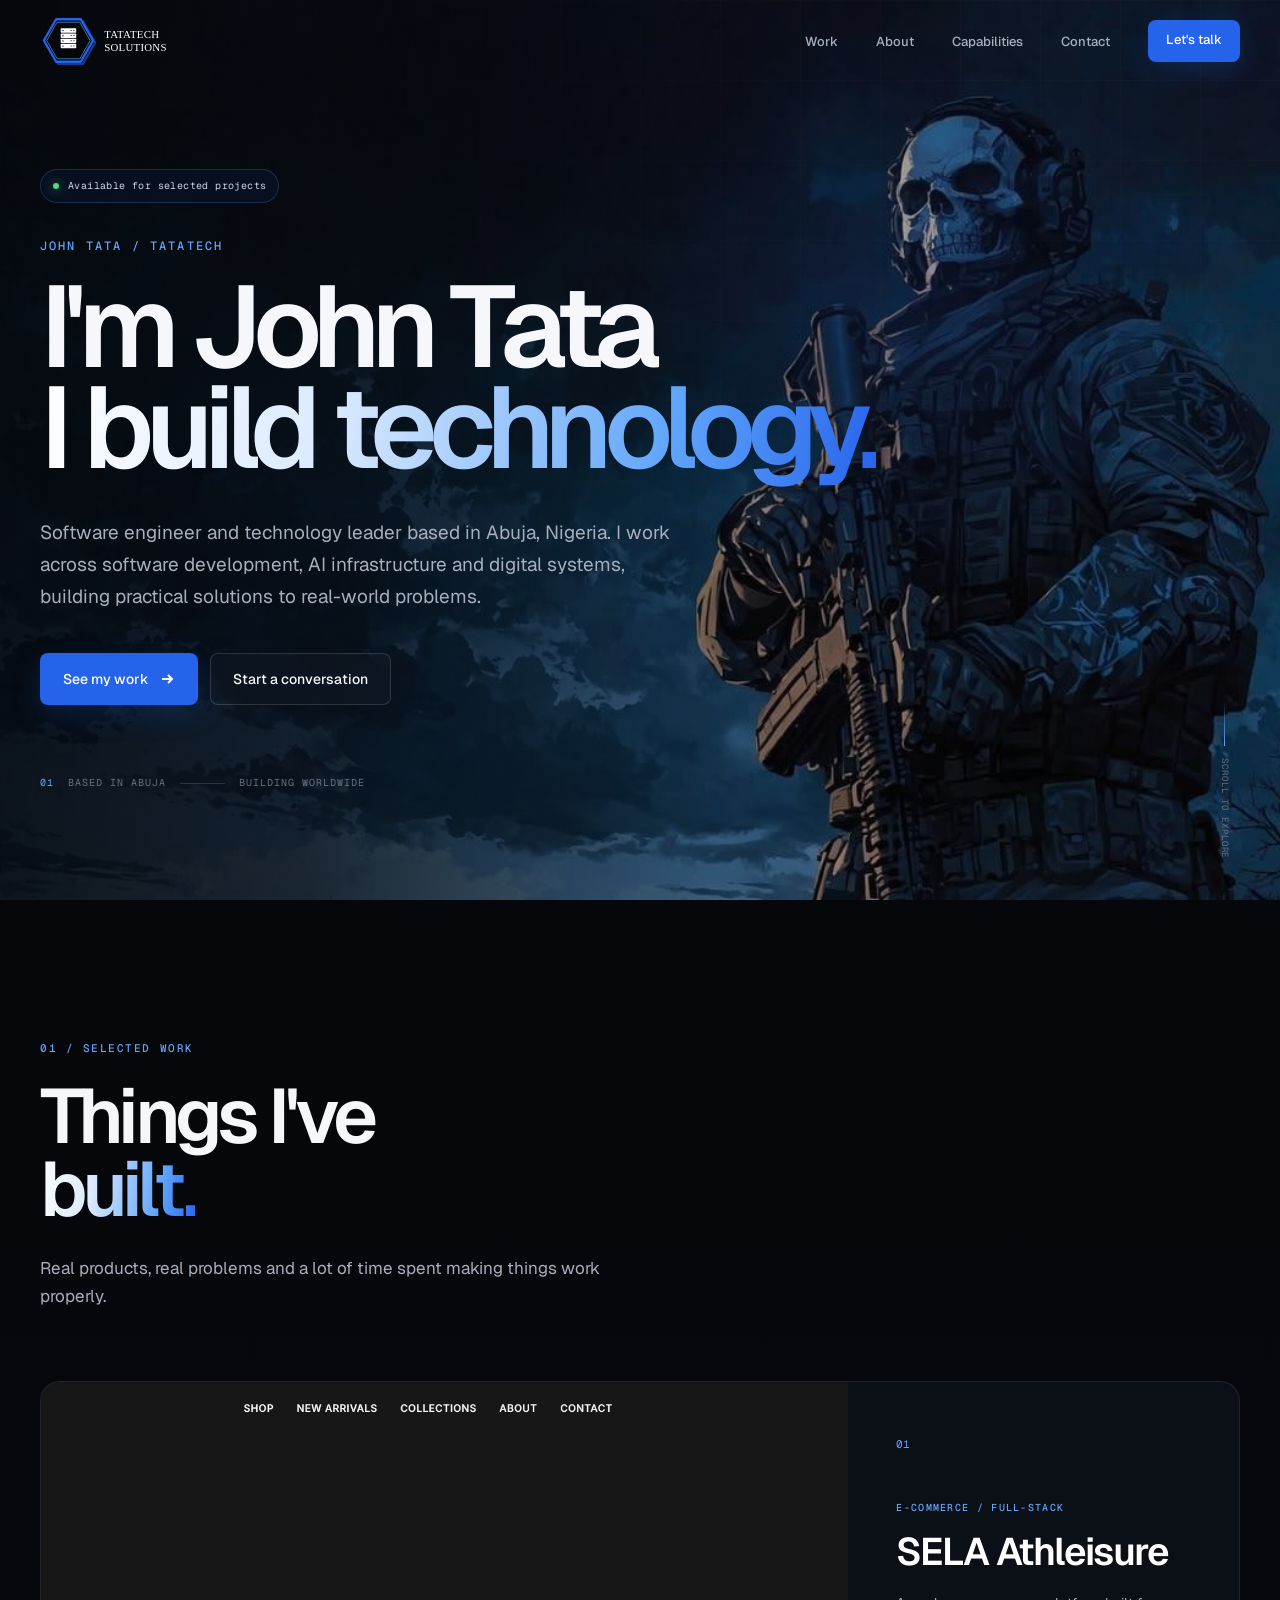
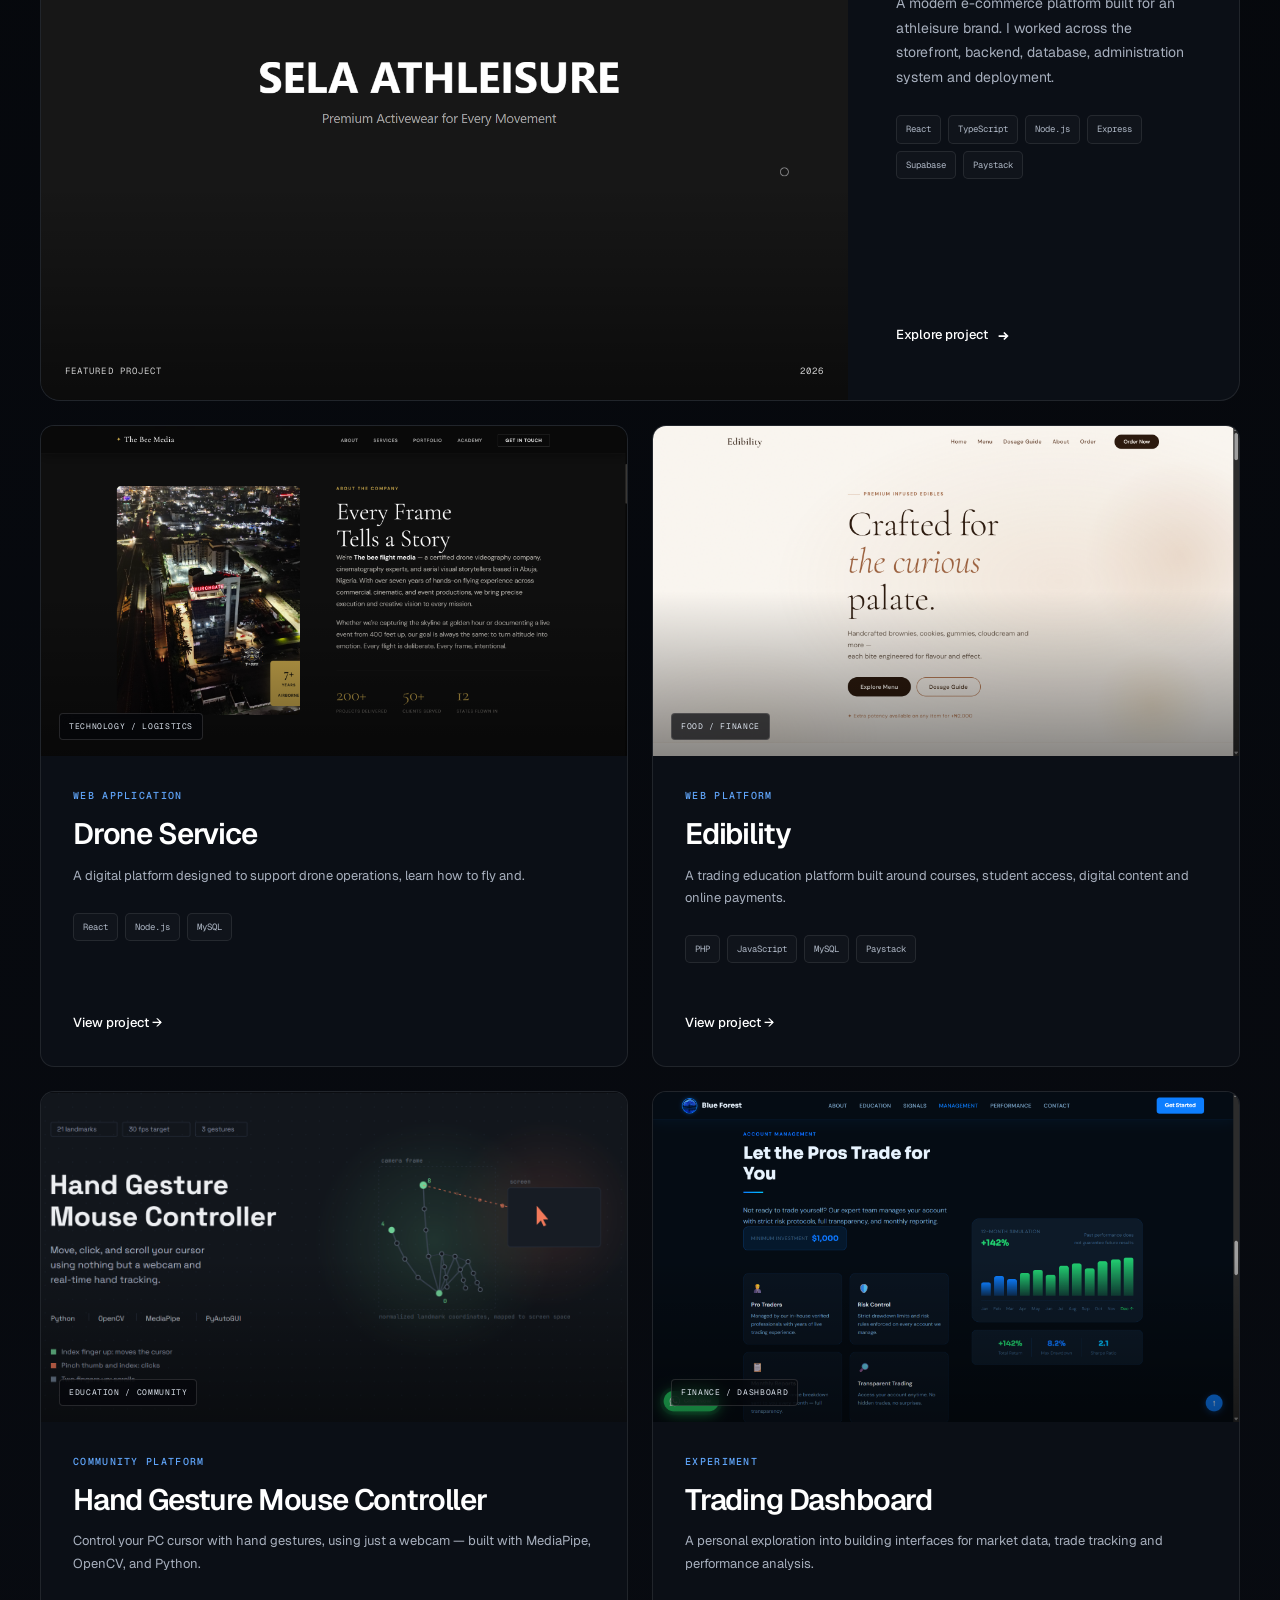
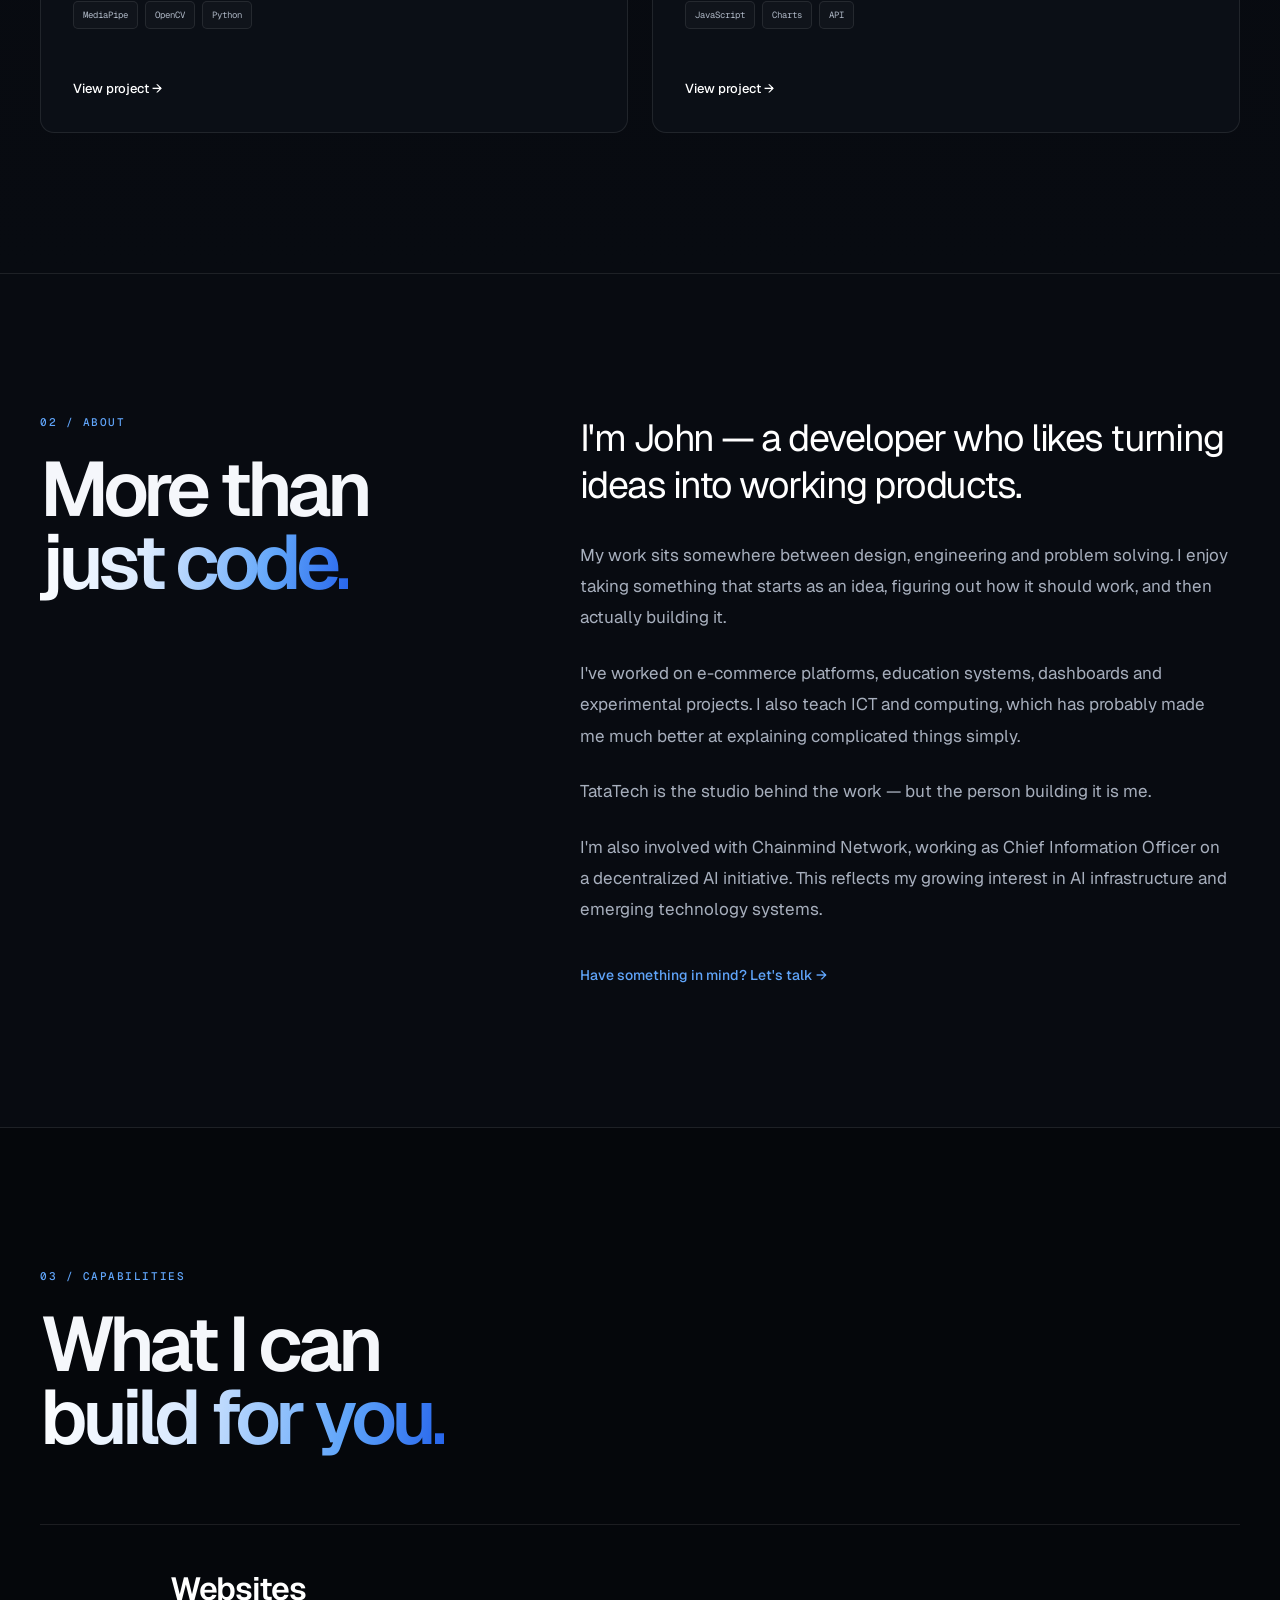
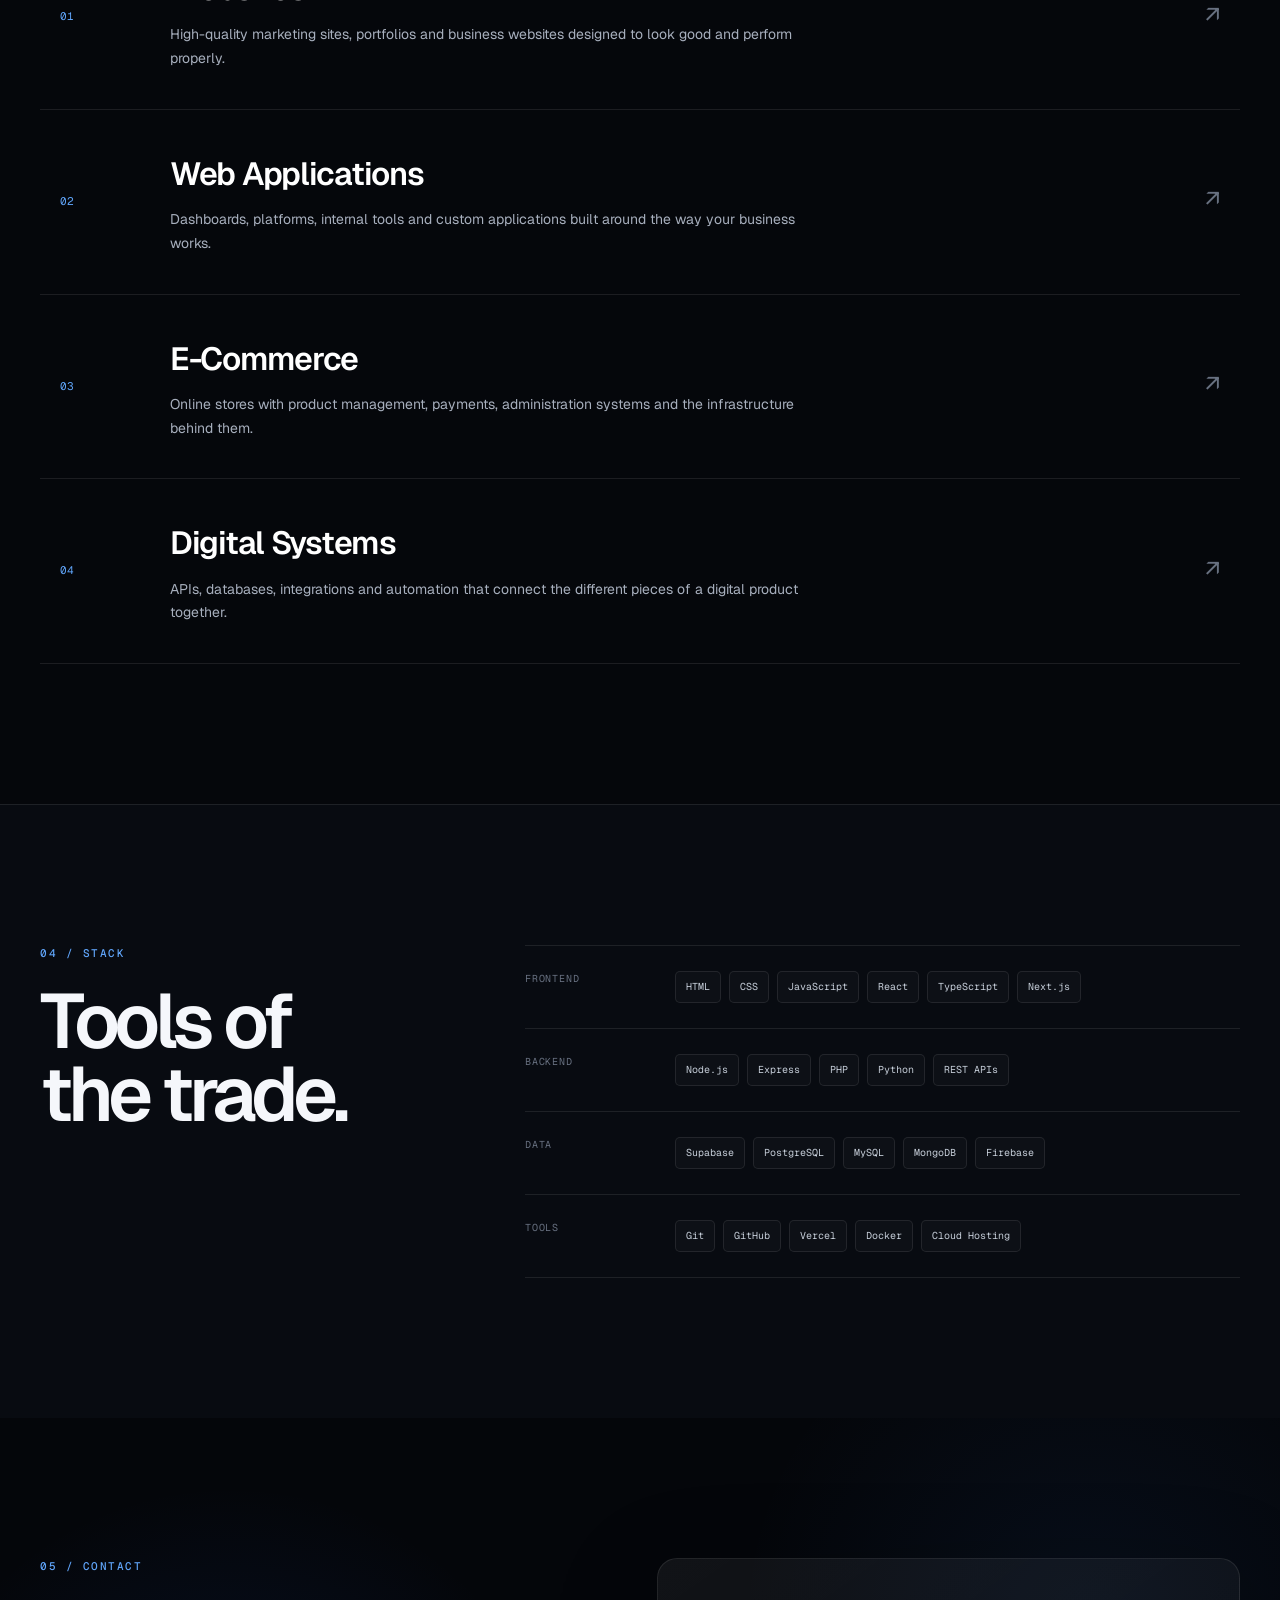
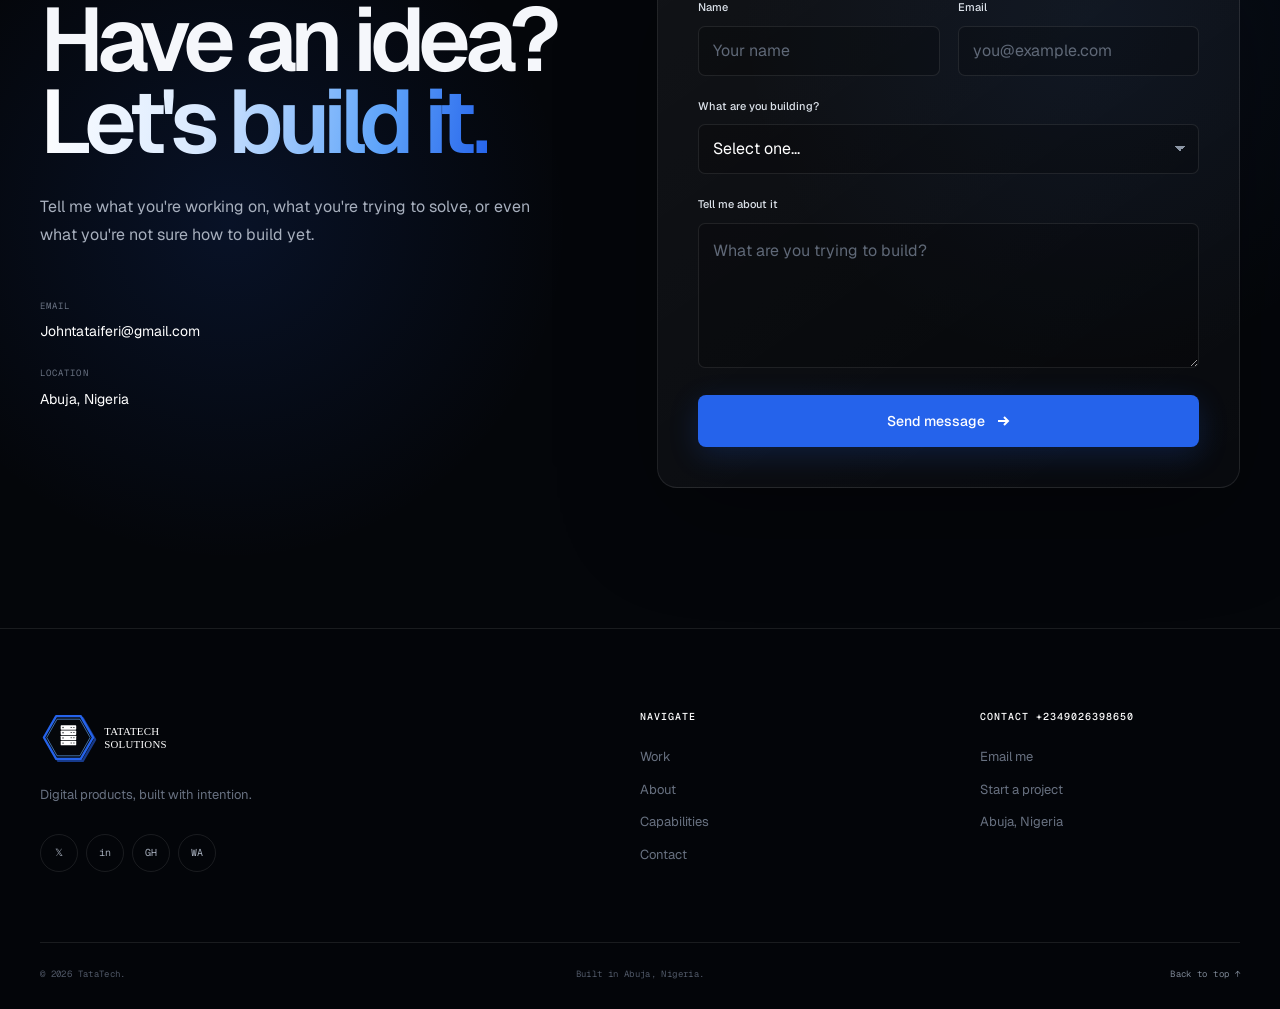
<file: index.html>
<!DOCTYPE html>
<html lang="en">

<head>
  <meta charset="UTF-8" />
  <meta name="viewport" content="width=device-width, initial-scale=1.0" />

  <!-- Primary SEO -->
  <title>John Tata | Software Engineer & AI Infrastructure</title>

  <meta
    name="description"
    content="John Tata is a software engineer and technology leader at Chainmind Network, working across software engineering, AI infrastructure, decentralized AI systems and digital products in Nigeria."
  />

  <meta name="author" content="John (Iferi) Tata" />

  <meta name="robots" content="index, follow" />

  <link
    rel="canonical"
    href="https://tatatechsolutions.vercel.app/"
  />

  <!-- Open Graph / Social Sharing -->
  <meta property="og:type" content="website" />
  <meta
    property="og:title"
    content="John Tata | Software Engineer & Technology Leader"
  />
  <meta
    property="og:description"
    content="Explore the work, projects and engineering interests of John Tata, software engineer and Chief Information Officer at Chainmind Network."
  />
  <meta
    property="og:url"
    content="https://tatatechsolutions.vercel.app/"
  />
  <meta property="og:site_name" content="John Tata | TataTech" />

  <!-- Twitter / X -->
  <meta name="twitter:card" content="summary" />
  <meta
    name="twitter:title"
    content="John Tata | Software Engineer"
  />
  <meta
    name="twitter:description"
    content="Software Engineer, AI Infrastructure and Technology Leader."
  />

  <!-- Person Structured Data -->
  <script type="application/ld+json">
  {
    "@context": "https://schema.org",
    "@type": "Person",
    "name": "John (Iferi) Tata",
    "alternateName": "John Tata",
    "url": "https://tatatechsolutions.vercel.app/",
    "jobTitle": [
      "Software Engineer",
      "Chief Information Officer"
    ],
    "description": "Software engineer and technology leader working across software development, AI infrastructure and decentralized AI systems.",
    "worksFor": {
      "@type": "Organization",
      "name": "Chainmind Network",
      "url": "https://chainmind.com.ng/"
    },
    "alumniOf": {
      "@type": "CollegeOrUniversity",
      "name": "Benson Idahosa University"
    },
    "sameAs": [
      "https://www.linkedin.com/in/john-tata-5546bb244/",
      "https://github.com/john-tata"
    ],
    "knowsAbout": [
      "Software Engineering",
      "Artificial Intelligence",
      "AI Infrastructure",
      "Decentralized AI",
      "Web Development",
      "Systems Engineering"
    ]
  }
  </script>

  <!-- Stylesheets -->
  <link rel="stylesheet" href="css/styles.css" />

  <!-- Fonts -->
  <link rel="preconnect" href="https://fonts.googleapis.com" />
  <link rel="preconnect" href="https://fonts.gstatic.com" crossorigin />

  <link
    href="https://fonts.googleapis.com/css2?family=Geist:wght@300;400;500;600;700;800;900&family=Geist+Mono:wght@400;500&display=swap"
    rel="stylesheet"
  />

  <!-- Favicon -->
  <link
    rel="icon"
    type="image/svg+xml"
    href="/assets/logo/favicon.svg"
  />
</head>


<body>

  <!-- ═══════════════════════════════════════════════════════════
       NAVIGATION
  ═══════════════════════════════════════════════════════════ -->

  <nav class="navbar" id="navbar">
    <div class="nav-inner">

      <a href="#home" class="nav-logo" aria-label="John Tata home">
        <img
          src="assets/logo/ttsblue.svg"
          alt="TataTech"
        />
      </a>

      <ul class="nav-links" role="navigation">
        <li><a href="#work">Work</a></li>
        <li><a href="#about">About</a></li>
        <li><a href="#capabilities">Capabilities</a></li>
        <li><a href="#contact">Contact</a></li>
      </ul>

      <div class="nav-cta">
        <a href="#contact" class="btn btn-primary btn-sm">
          Let's talk
        </a>
      </div>

      <button
        class="hamburger"
        id="hamburger"
        aria-label="Open menu"
        aria-expanded="false"
      >
        <span></span>
        <span></span>
        <span></span>
      </button>

    </div>
  </nav>


  <!-- ═══════════════════════════════════════════════════════════
       MOBILE MENU
  ═══════════════════════════════════════════════════════════ -->

  <div
    class="mobile-menu"
    id="mobileMenu"
    role="dialog"
    aria-label="Navigation menu"
  >
    <a href="#work">Work</a>
    <a href="#about">About</a>
    <a href="#capabilities">Capabilities</a>
    <a href="#contact">Contact</a>
  </div>


  <!-- ═══════════════════════════════════════════════════════════
       HERO
  ═══════════════════════════════════════════════════════════ -->

  <main>

    <section class="hero" id="home">

      <div class="hero-media">
  <img id="heroImg" alt="" fetchpriority="high" />
</div>

<script>
(function () {
  // Same number of images in each set, so a resize keeps the same "pick".
  var sets = {
    mobile:  ["assets/luffy.jpg",  "assets/samurai.jpg",  "assets/palmtrees.jpg"],
    tablet:  ["assets/luffy.jpg",  "assets/samurai.jpg",  "assets/palmtrees.jpg"],
    desktop: ["assets/giant.jpg", "assets/ghost-hero.jpg", "assets/deadpool.jpg"]
  };

  var n = sets.desktop.length;
  var last = -1;
  try { last = parseInt(localStorage.getItem("heroIdx"), 10); } catch (e) {}

  // Random pick, but never the same one twice in a row
  var i;
  do { i = Math.floor(Math.random() * n); } while (n > 1 && i === last);
  try { localStorage.setItem("heroIdx", i); } catch (e) {}

  var img = document.getElementById("heroImg");
  var mqMobile = matchMedia("(max-width: 640px)");
  var mqTablet = matchMedia("(max-width: 1024px)");

  function apply() {
    var key = mqMobile.matches ? "mobile" : mqTablet.matches ? "tablet" : "desktop";
    img.src = sets[key][i];
  }

  apply();
  mqMobile.addEventListener("change", apply);
  mqTablet.addEventListener("change", apply);
})();
</script>

      <div class="hero-bg"></div>
      <div class="hero-grid"></div>

      <div class="container">

        <div class="hero-content">

          <div class="hero-badge">
            <span class="badge">
              <span class="badge-dot"></span>
              Available for selected projects
            </span>
          </div>

          <p class="hero-kicker">
            JOHN TATA / TATATECH
          </p>

          <h1>
            I'm John Tata<br />
            <span class="gradient-text">I build technology.</span>
          </h1>

          <p class="hero-sub">
  Software engineer and technology leader based in Abuja, Nigeria.
  I work across software development, AI infrastructure and digital
  systems, building practical solutions to real-world problems.
</p>

          <div class="hero-actions">

            <a href="#work" class="btn btn-primary">
              See my work

              <svg
                viewBox="0 0 16 16"
                fill="none"
                stroke="currentColor"
                stroke-width="2"
                aria-hidden="true"
              >
                <path d="M3 8h10M9 4l4 4-4 4" />
              </svg>
            </a>

            <a href="#contact" class="btn btn-ghost">
              Start a conversation
            </a>

          </div>

          <div class="hero-location">
            <span>01</span>
            <span>Based in Abuja</span>
            <span class="hero-location-line"></span>
            <span>Building worldwide</span>
          </div>

        </div>

      </div>

      <div class="hero-scroll">
        <div class="scroll-line"></div>
        <span>Scroll to explore</span>
      </div>

    </section>


    <!-- ═══════════════════════════════════════════════════════════
         SELECTED WORK
    ═══════════════════════════════════════════════════════════ -->

    <section class="projects section" id="work">

      <div class="container">

        <div class="section-heading reveal">

          <p class="section-label">
            01 / Selected Work
          </p>

          <h2 class="section-title">
            Things I've<br />
            <span class="gradient-text">built.</span>
          </h2>

          <p class="section-sub">
            Real products, real problems and a lot of time spent making
            things work properly.
          </p>

        </div>


        <!-- FEATURED PROJECT -->

        <article class="project-feature reveal">

          <div class="project-feature-media">

            <!-- Replace this path with your actual SELA screenshot -->
            <img
              src="assets/selahero4.png"
              alt="SELA Athleisure e-commerce website"
              loading="lazy"
            />

            <div class="project-media-label">
              <span>Featured project</span>
              <span>2026</span>
            </div>

          </div>

          <div class="project-feature-info">

            <div class="project-number">
              01
            </div>

            <p class="project-category">
              E-COMMERCE / FULL-STACK
            </p>

            <h3>
              SELA Athleisure
            </h3>

            <p>
              A modern e-commerce platform built for an athleisure brand.
              I worked across the storefront, backend, database,
              administration system and deployment.
            </p>

            <div class="project-tags">
              <span class="tag">React</span>
              <span class="tag">TypeScript</span>
              <span class="tag">Node.js</span>
              <span class="tag">Express</span>
              <span class="tag">Supabase</span>
              <span class="tag">Paystack</span>
            </div>

            <a
              href="case-studies.html#sela"
              class="project-link"
            >
              Explore project

              <svg
                width="14"
                height="14"
                viewBox="0 0 16 16"
                fill="none"
                stroke="currentColor"
                stroke-width="2"
                aria-hidden="true"
              >
                <path d="M3 8h10M9 4l4 4-4 4" />
              </svg>
            </a>

          </div>

        </article>


        <!-- OTHER PROJECTS -->

        <div class="projects-grid">


          <!-- PROJECT 02 -->

          <article class="project-card reveal reveal-delay-1">

            <div class="project-thumb">

              <img
                src="assets/drone.png"
                alt="Drone Service"
                loading="lazy"
              />

              <div class="project-thumb-label">
                Technology / Logistics
              </div>

            </div>

            <div class="project-body">

              <p class="project-category">
                WEB APPLICATION
              </p>

              <h3>
                Drone Service
              </h3>

              <p>
                A digital platform designed to support drone operations,
                learn how to fly and.
              </p>

              <div class="project-tags">
                <span class="tag">React</span>
                <span class="tag">Node.js</span>
                <span class="tag">MySQL</span>
              </div>

              <a
                href="case-studies.html#drone"
                class="project-link"
              >
                View project →
              </a>

            </div>

          </article>


          <!-- PROJECT 03 -->

          <article class="project-card reveal reveal-delay-2">

            <div class="project-thumb">

              <img
                src="assets/edibility.png"
                alt="Edibility"
                loading="lazy"
              />

              <div class="project-thumb-label">
                Food / Finance
              </div>

            </div>

            <div class="project-body">

              <p class="project-category">
                WEB PLATFORM
              </p>

              <h3>
                Edibility
              </h3>

              <p>
                A trading education platform built around courses,
                student access, digital content and online payments.
              </p>

              <div class="project-tags">
                <span class="tag">PHP</span>
                <span class="tag">JavaScript</span>
                <span class="tag">MySQL</span>
                <span class="tag">Paystack</span>
              </div>

              <a
                href="case-studies.html#Edibility"
                class="project-link"
              >
                View project →
              </a>

            </div>

          </article>


          <!-- PROJECT 04 -->

          <article class="project-card reveal reveal-delay-3">

            <div class="project-thumb">

              <img
                src="assets/gesture.png"
                alt="Hand gesture mouse controller"
                loading="lazy"
              />

              <div class="project-thumb-label">
                Education / Community
              </div>

            </div>

            <div class="project-body">

              <p class="project-category">
                COMMUNITY PLATFORM
              </p>

              <h3>
                Hand Gesture Mouse Controller
              </h3>

              <p>
                Control your PC cursor with hand gestures, using just a webcam — built with MediaPipe, OpenCV, and Python.
              </p>

              <div class="project-tags">
                <span class="tag">MediaPipe</span>
                <span class="tag">OpenCV</span>
                <span class="tag">Python</span>
              </div>

              <a
                href="case-studies.html#gesture"
                class="project-link"
              >
                View project →
              </a>

            </div>

          </article>


          <!-- PROJECT 05 -->

          <article class="project-card reveal reveal-delay-4">

            <div class="project-thumb">

              <img
                src="assets/bf.png"
                alt="Trading dashboard"
                loading="lazy"
              />

              <div class="project-thumb-label">
                Finance / Dashboard
              </div>

            </div>

            <div class="project-body">

              <p class="project-category">
                EXPERIMENT
              </p>

              <h3>
                Trading Dashboard
              </h3>

              <p>
                A personal exploration into building interfaces for
                market data, trade tracking and performance analysis.
              </p>

              <div class="project-tags">
                <span class="tag">JavaScript</span>
                <span class="tag">Charts</span>
                <span class="tag">API</span>
              </div>

              <a
                href="case-studies.html#trading"
                class="project-link"
              >
                View project →
              </a>

            </div>

          </article>

        </div>

      </div>

    </section>


    <!-- ═══════════════════════════════════════════════════════════
         ABOUT
    ═══════════════════════════════════════════════════════════ -->

    <section class="about section" id="about">

      <div class="container">

        <div class="about-layout">

          <div class="about-heading reveal">

            <p class="section-label">
              02 / About
            </p>

            <h2 class="section-title">
              More than<br />
              <span class="gradient-text">just code.</span>
            </h2>

          </div>


          <div class="about-content reveal reveal-delay-1">

            <p class="about-lead">
              I'm John — a developer who likes turning ideas into
              working products.
            </p>

            <p>
              My work sits somewhere between design, engineering and
              problem solving. I enjoy taking something that starts as
              an idea, figuring out how it should work, and then actually
              building it.
            </p>

            <p>
              I've worked on e-commerce platforms, education systems,
              dashboards and experimental projects. I also teach ICT and
              computing, which has probably made me much better at
              explaining complicated things simply.
            </p>

            <p>
              TataTech is the studio behind the work — but the person
              building it is me.
            </p>

            <p>
  I'm also involved with Chainmind Network, working as Chief
  Information Officer on a decentralized AI initiative.
  This reflects my growing interest in AI infrastructure
  and emerging technology systems.
</p>

            <a href="#contact" class="text-link">
              Have something in mind? Let's talk →
            </a>

          </div>

        </div>

      </div>

    </section>


    <!-- ═══════════════════════════════════════════════════════════
         CAPABILITIES
    ═══════════════════════════════════════════════════════════ -->

    <section
      class="services section"
      id="capabilities"
    >

      <div class="container">

        <div class="section-heading reveal">

          <p class="section-label">
            03 / Capabilities
          </p>

          <h2 class="section-title">
            What I can<br />
            <span class="gradient-text">build for you.</span>
          </h2>

        </div>


        <div class="capabilities-list">


          <div class="capability reveal">

            <span class="capability-number">
              01
            </span>

            <div>

              <h3>
                Websites
              </h3>

              <p>
                High-quality marketing sites, portfolios and business
                websites designed to look good and perform properly.
              </p>

            </div>

            <span class="capability-arrow">
              ↗
            </span>

          </div>


          <div class="capability reveal">

            <span class="capability-number">
              02
            </span>

            <div>

              <h3>
                Web Applications
              </h3>

              <p>
                Dashboards, platforms, internal tools and custom
                applications built around the way your business works.
              </p>

            </div>

            <span class="capability-arrow">
              ↗
            </span>

          </div>


          <div class="capability reveal">

            <span class="capability-number">
              03
            </span>

            <div>

              <h3>
                E-Commerce
              </h3>

              <p>
                Online stores with product management, payments,
                administration systems and the infrastructure behind them.
              </p>

            </div>

            <span class="capability-arrow">
              ↗
            </span>

          </div>


          <div class="capability reveal">

            <span class="capability-number">
              04
            </span>

            <div>

              <h3>
                Digital Systems
              </h3>

              <p>
                APIs, databases, integrations and automation that connect
                the different pieces of a digital product together.
              </p>

            </div>

            <span class="capability-arrow">
              ↗
            </span>

          </div>

        </div>

      </div>

    </section>


    <!-- ═══════════════════════════════════════════════════════════
         STACK
    ═══════════════════════════════════════════════════════════ -->

    <section class="techstack section" id="stack">

      <div class="container">

        <div class="stack-layout">

          <div class="reveal">

            <p class="section-label">
              04 / Stack
            </p>

            <h2 class="section-title">
              Tools of<br />
              the trade.
            </h2>

          </div>

          <div class="stack-content reveal reveal-delay-1">

            <div class="stack-group">

              <span>Frontend</span>

              <div>
                <span>HTML</span>
                <span>CSS</span>
                <span>JavaScript</span>
                <span>React</span>
                <span>TypeScript</span>
                <span>Next.js</span>
              </div>

            </div>


            <div class="stack-group">

              <span>Backend</span>

              <div>
                <span>Node.js</span>
                <span>Express</span>
                <span>PHP</span>
                <span>Python</span>
                <span>REST APIs</span>
              </div>

            </div>


            <div class="stack-group">

              <span>Data</span>

              <div>
                <span>Supabase</span>
                <span>PostgreSQL</span>
                <span>MySQL</span>
                <span>MongoDB</span>
                <span>Firebase</span>
              </div>

            </div>


            <div class="stack-group">

              <span>Tools</span>

              <div>
                <span>Git</span>
                <span>GitHub</span>
                <span>Vercel</span>
                <span>Docker</span>
                <span>Cloud Hosting</span>
              </div>

            </div>

          </div>

        </div>

      </div>

    </section>


    <!-- ═══════════════════════════════════════════════════════════
         CONTACT
    ═══════════════════════════════════════════════════════════ -->

    <section
      class="cta-section section"
      id="contact"
    >

      <div class="cta-bg"></div>

      <div class="container">

        <div class="cta-inner">

          <div class="cta-left reveal">

            <p class="section-label">
              05 / Contact
            </p>

            <h2>
              Have an idea?
              <br />
              <span class="gradient-text">
                Let's build it.
              </span>
            </h2>

            <p>
              Tell me what you're working on, what you're trying to solve,
              or even what you're not sure how to build yet.
            </p>

            <div class="cta-info">

              <div class="cta-info-item">
                <span>EMAIL</span>
                <a href="mailto:Johntataiferi@gmail.com">
                  Johntataiferi@gmail.com
                </a>
              </div>

              <div class="cta-info-item">
                <span>LOCATION</span>
                <span>Abuja, Nigeria</span>
              </div>

            </div>

          </div>


          <div class="cta-form reveal reveal-delay-2">

            <form id="contactForm" novalidate>

              
<input
  type="hidden"
  name="access_key"
  value="2d385f8b-7981-48ab-9294-a384f3c1919e"
/>

<input
  type="hidden"
  name="subject"
  value="New TataTech Solutions Enquiry"
/>

<input
  type="hidden"
  name="from_name"
  value="TataTech Solutions Website"
/>

<div class="form-row">
                <div class="form-group">

                  <label for="name">
                    Name
                  </label>

                  <input
                    type="text"
                    id="name"
                    name="name"
                    placeholder="Your name"
                    required
                  />

                </div>


                <div class="form-group">

                  <label for="email">
                    Email
                  </label>

                  <input
                    type="email"
                    id="email"
                    name="email"
                    placeholder="you@example.com"
                    required
                  />

                </div>

              </div>


              <div class="form-group">

                <label for="project">
                  What are you building?
                </label>

                <select
                  id="project"
                  name="project"
                >

                  <option value="">
                    Select one...
                  </option>

                  <option>
                    Website
                  </option>

                  <option>
                    Web Application
                  </option>

                  <option>
                    Mobile app
                  </option>

                  <option>
                    E-Commerce
                  </option>

                  <option>
                    Dashboard / Platform
                  </option>

                  <option>
                    Something else
                  </option>

                </select>

              </div>


              <div class="form-group">

                <label for="message">
                  Tell me about it
                </label>

                <textarea
                  id="message"
                  name="message"
                  placeholder="What are you trying to build?"
                  required
                ></textarea>

              </div>


              <button
                type="submit"
                class="btn btn-primary"
              >
                Send message

                <svg
                  viewBox="0 0 16 16"
                  fill="none"
                  stroke="currentColor"
                  stroke-width="2"
                  aria-hidden="true"
                >
                  <path d="M3 8h10M9 4l4 4-4 4" />
                </svg>

              </button>

            </form>

          </div>

        </div>

      </div>

    </section>

  </main>


  <!-- ═══════════════════════════════════════════════════════════
       FOOTER
  ═══════════════════════════════════════════════════════════ -->

  <footer>

    <div class="container">

      <div class="footer-top">

        <div class="footer-brand">

          <img
            src="assets/logo/ttsblue.svg"
            alt="TataTech"
          />

          <p>
            Digital products, built with intention.
          </p>

          <div class="footer-socials">

            <a
              href="https://x.com/johnn_tata"
              class="social-btn"
              aria-label="X"
            >
              𝕏
            </a>

            <a
              href="www.linkedin.com/in/john-tata-5546bb244"
              class="social-btn"
              aria-label="LinkedIn"
            >
              in
            </a>

            <a
              href="https://github.com/john-tata"
              class="social-btn"
              aria-label="GitHub"
            >
              GH
            </a>

            <a
              href="https://wa.me/2349026398650"
              class="social-btn"
              aria-label="WhatsApp"
            >
              WA
            </a>

          </div>

        </div>


        <div class="footer-col">

          <h4>
            Navigate
          </h4>

          <ul>
            <li><a href="#work">Work</a></li>
            <li><a href="#about">About</a></li>
            <li><a href="#capabilities">Capabilities</a></li>
            <li><a href="#contact">Contact</a></li>
          </ul>

        </div>


        <div class="footer-col">

          <h4>
            Contact +2349026398650
          </h4>

          <ul>
            <li>
              <a href="mailto:johntataiferi@gmail.com">
                Email me
              </a>
            </li>

            <li>
              <a href="#contact">
                Start a project
              </a>
            </li>

            <li>
              Abuja, Nigeria
            </li>
          </ul>

        </div>

      </div>


      <div class="footer-bottom">

        <span>
          © 2026 TataTech.
        </span>

        <span>
          Built in Abuja, Nigeria.
        </span>

        <span>
          <a href="#home">
            Back to top ↑
          </a>
        </span>

      </div>

    </div>

  </footer>


  <script src="js/main.js"></script>

</body>
</html>
</file>
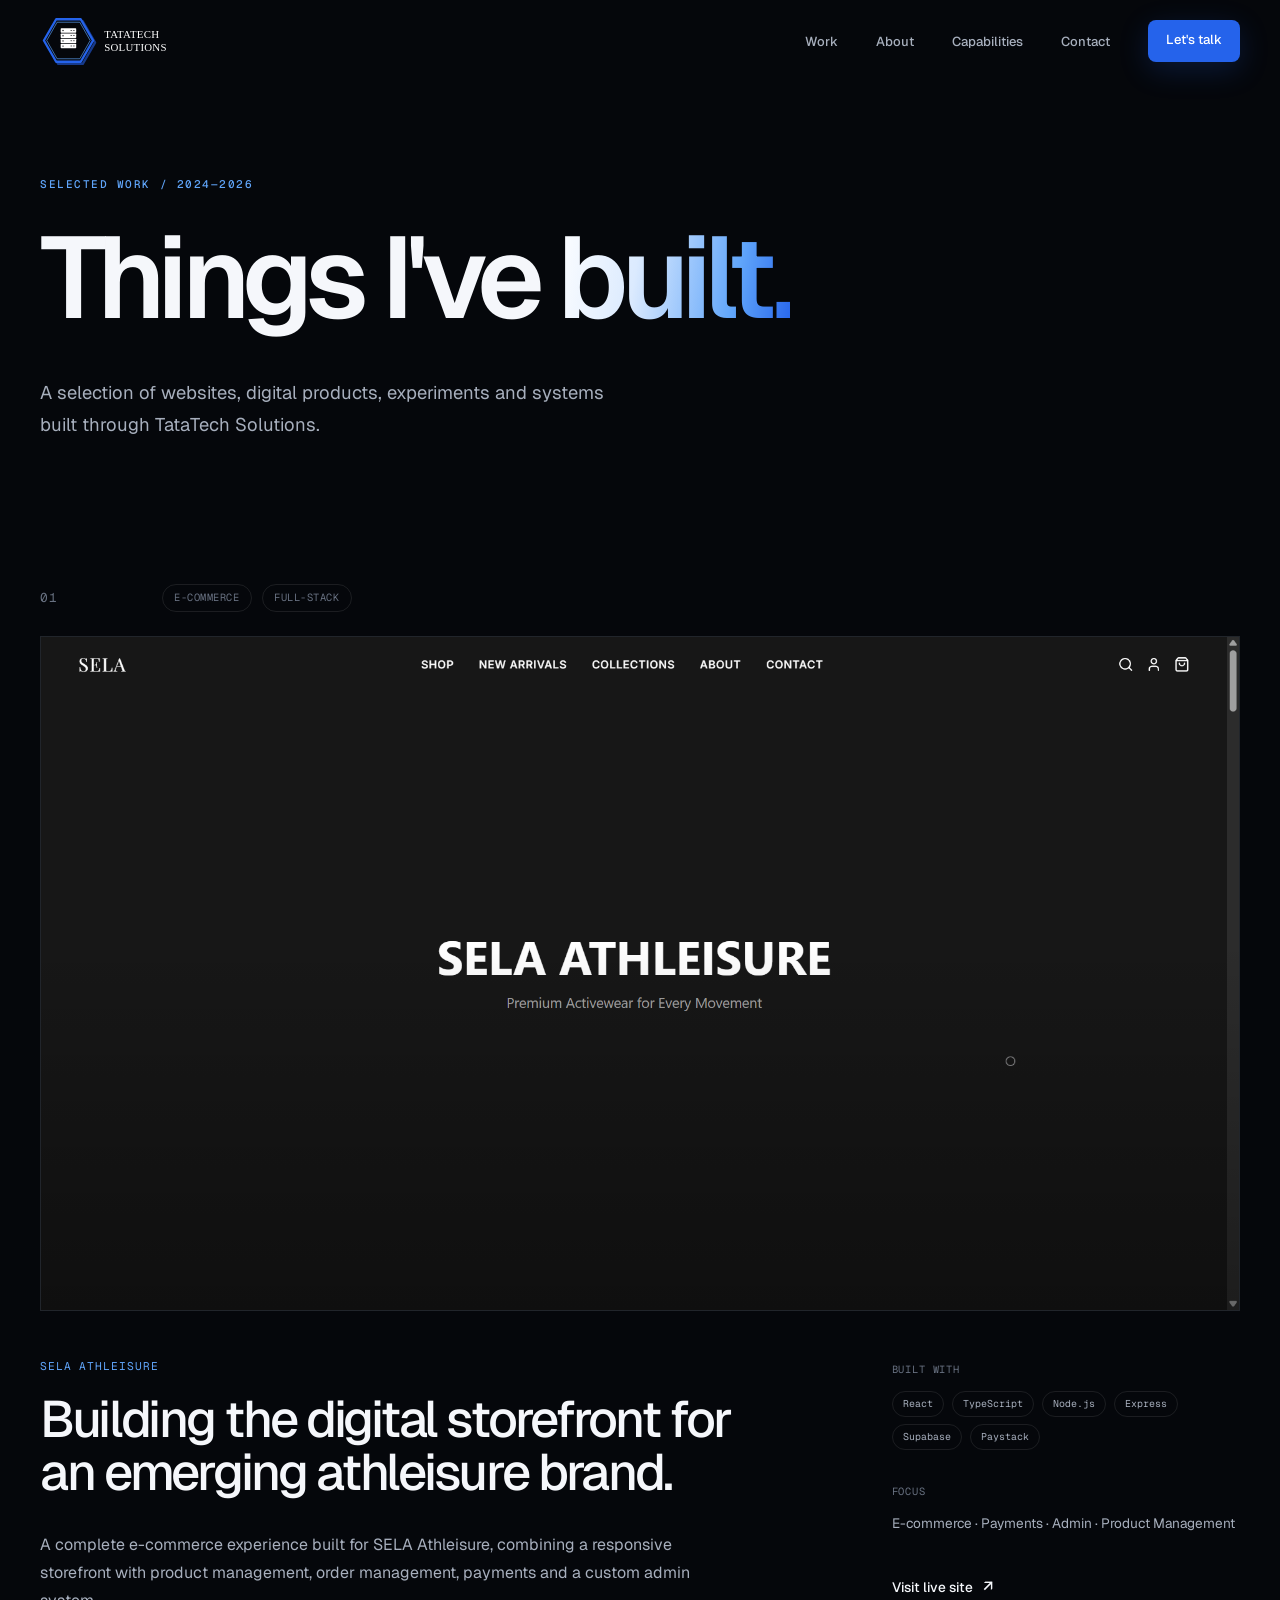
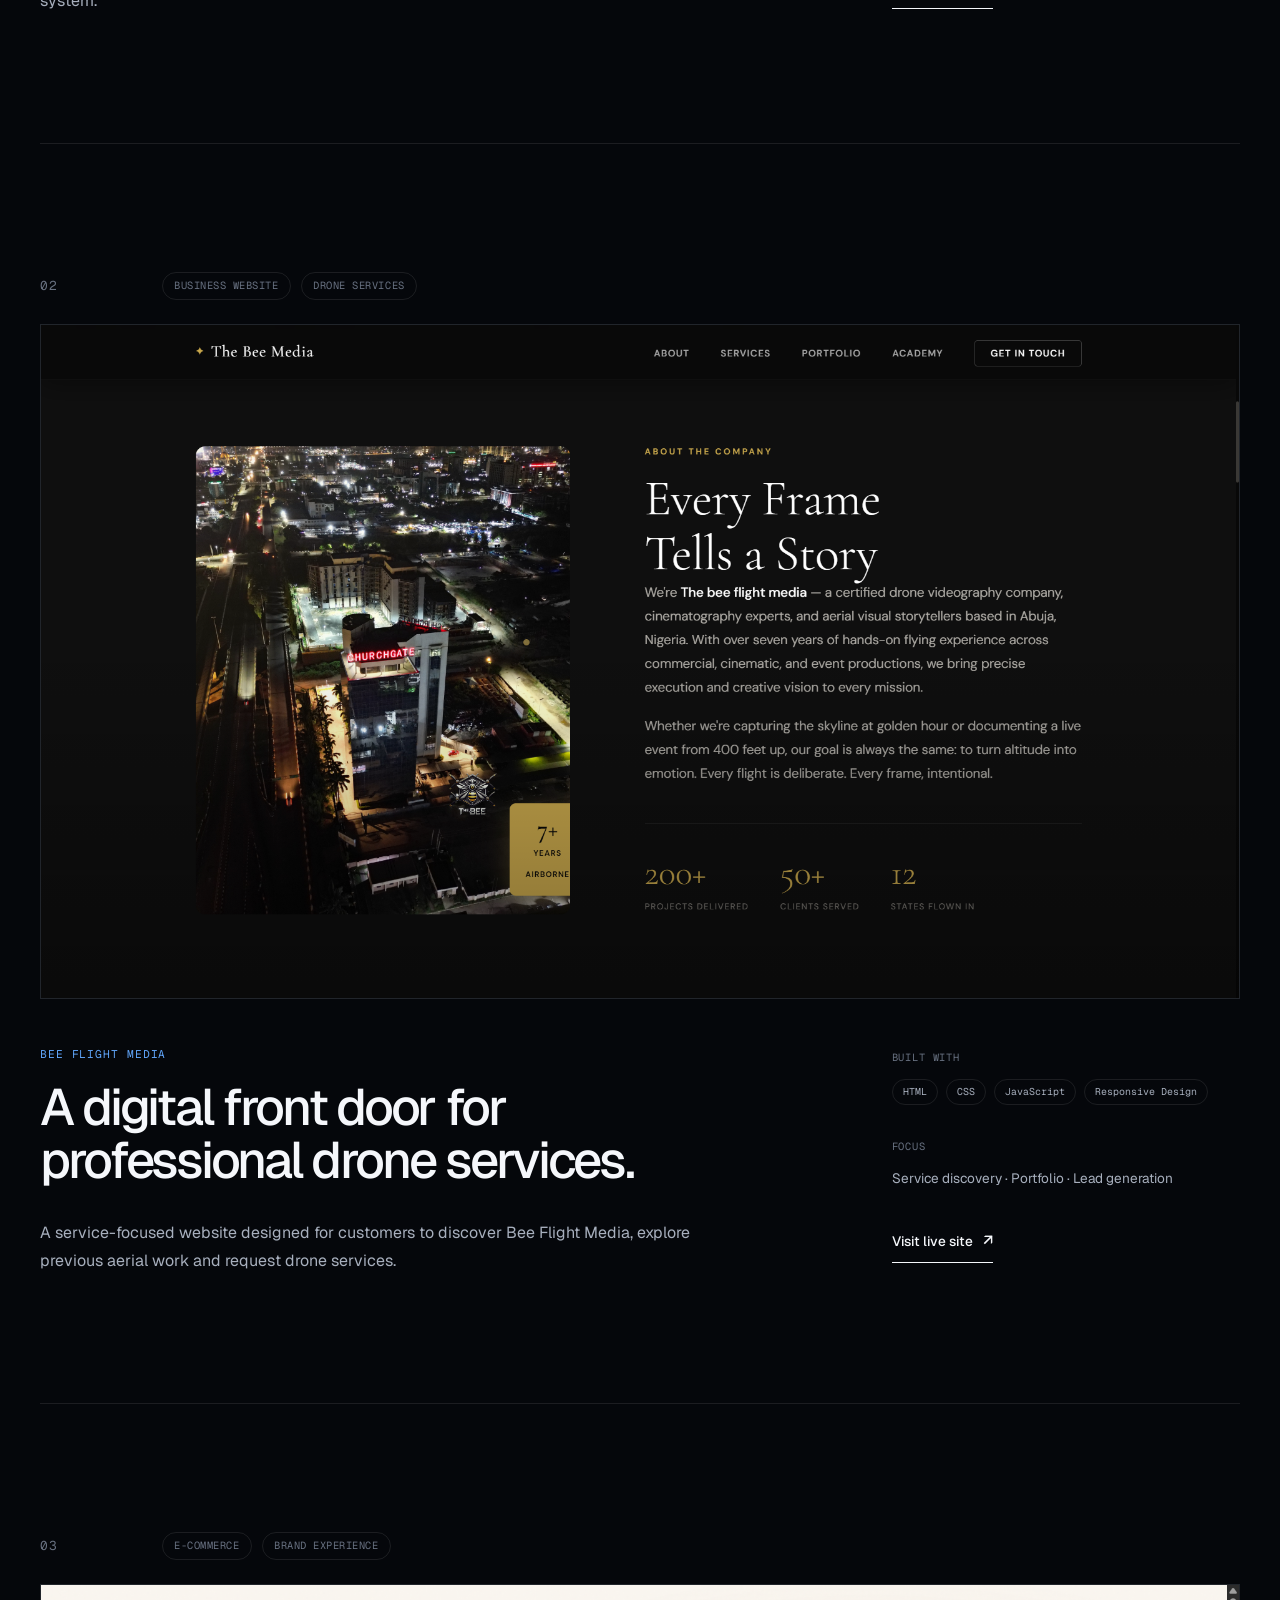
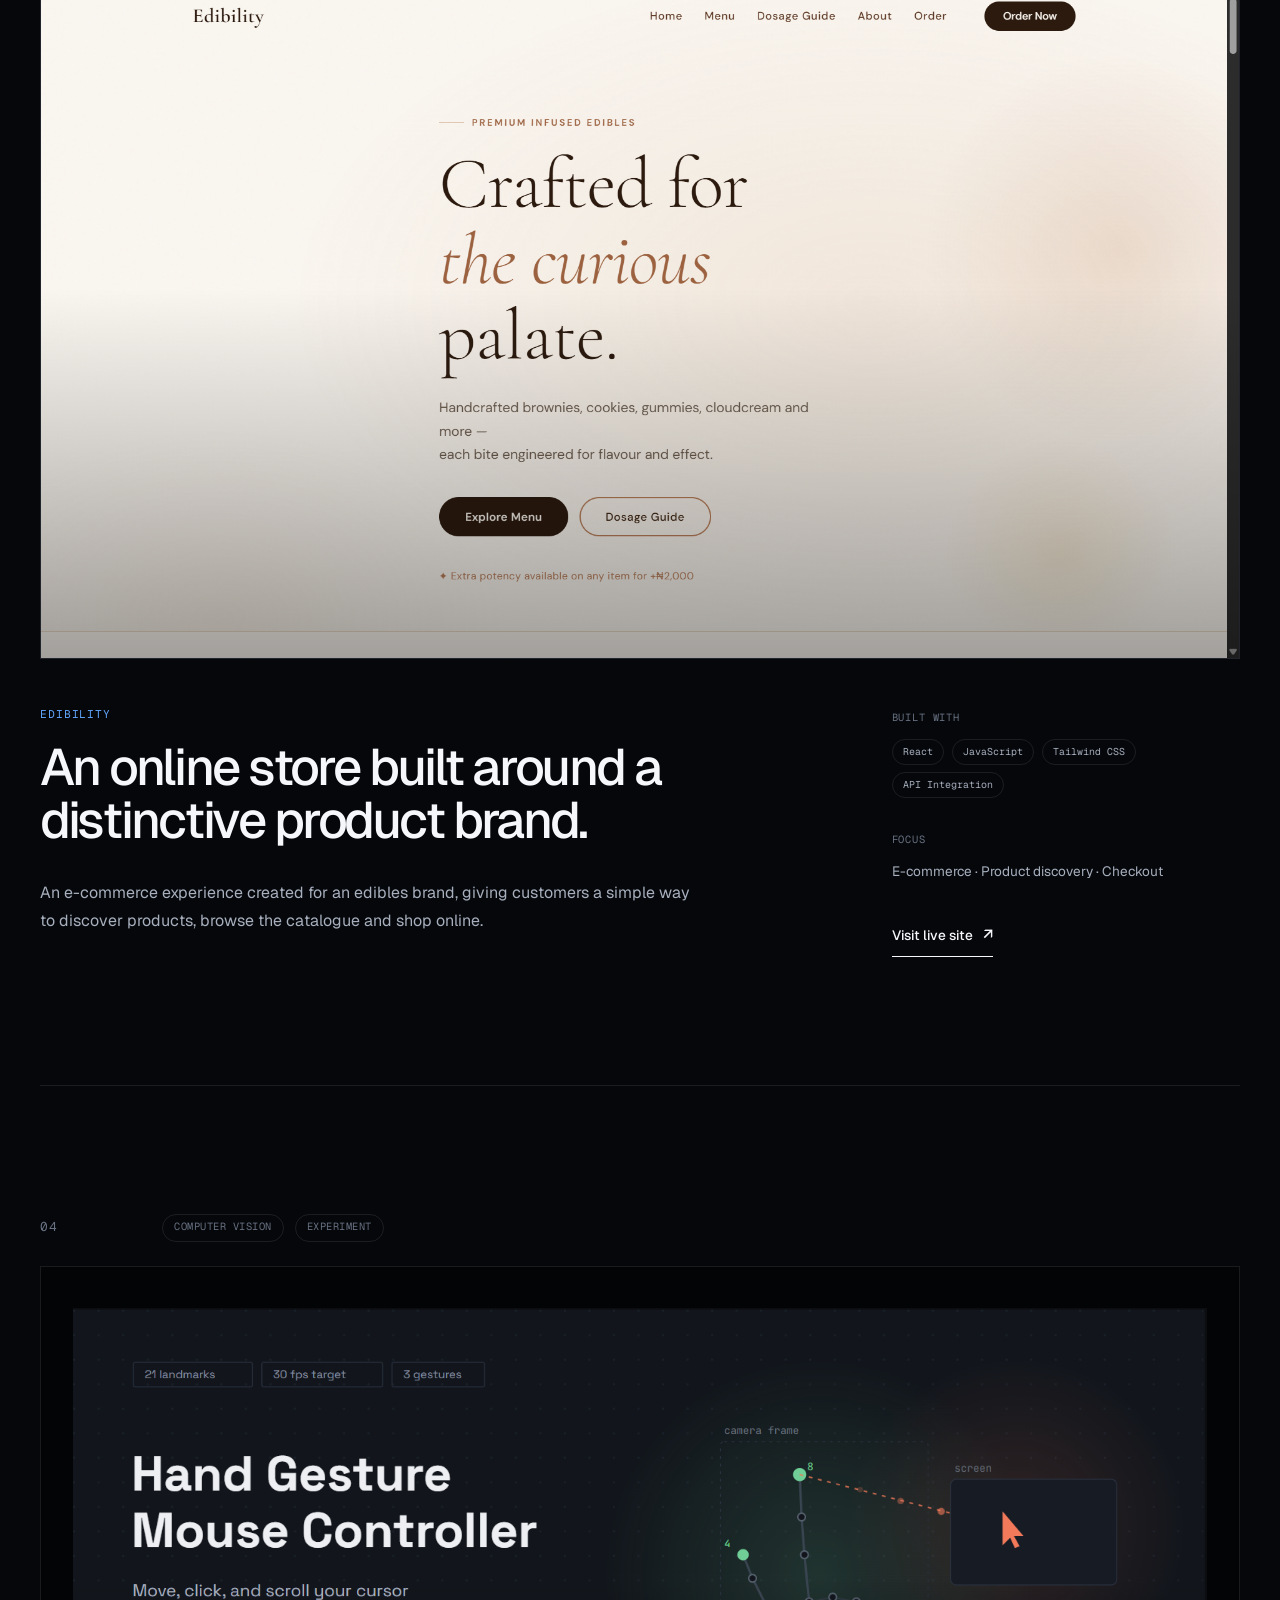
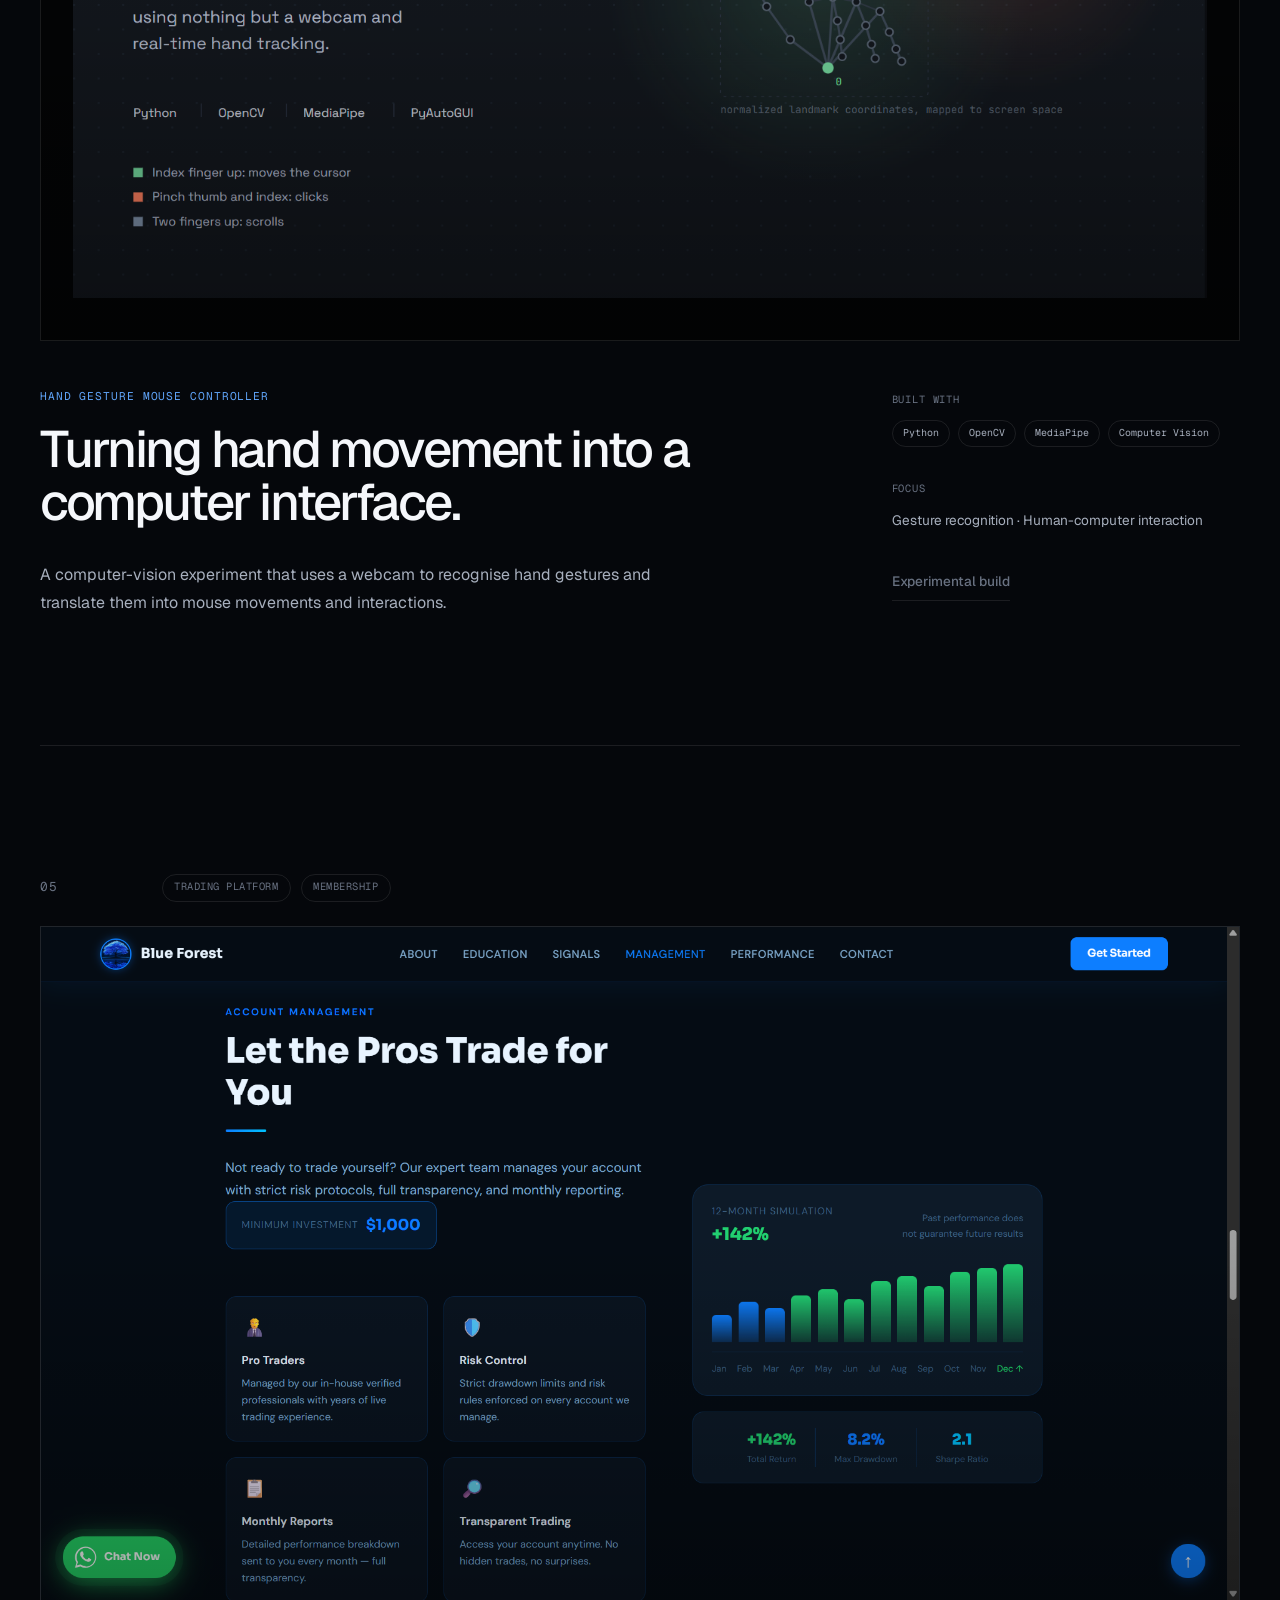
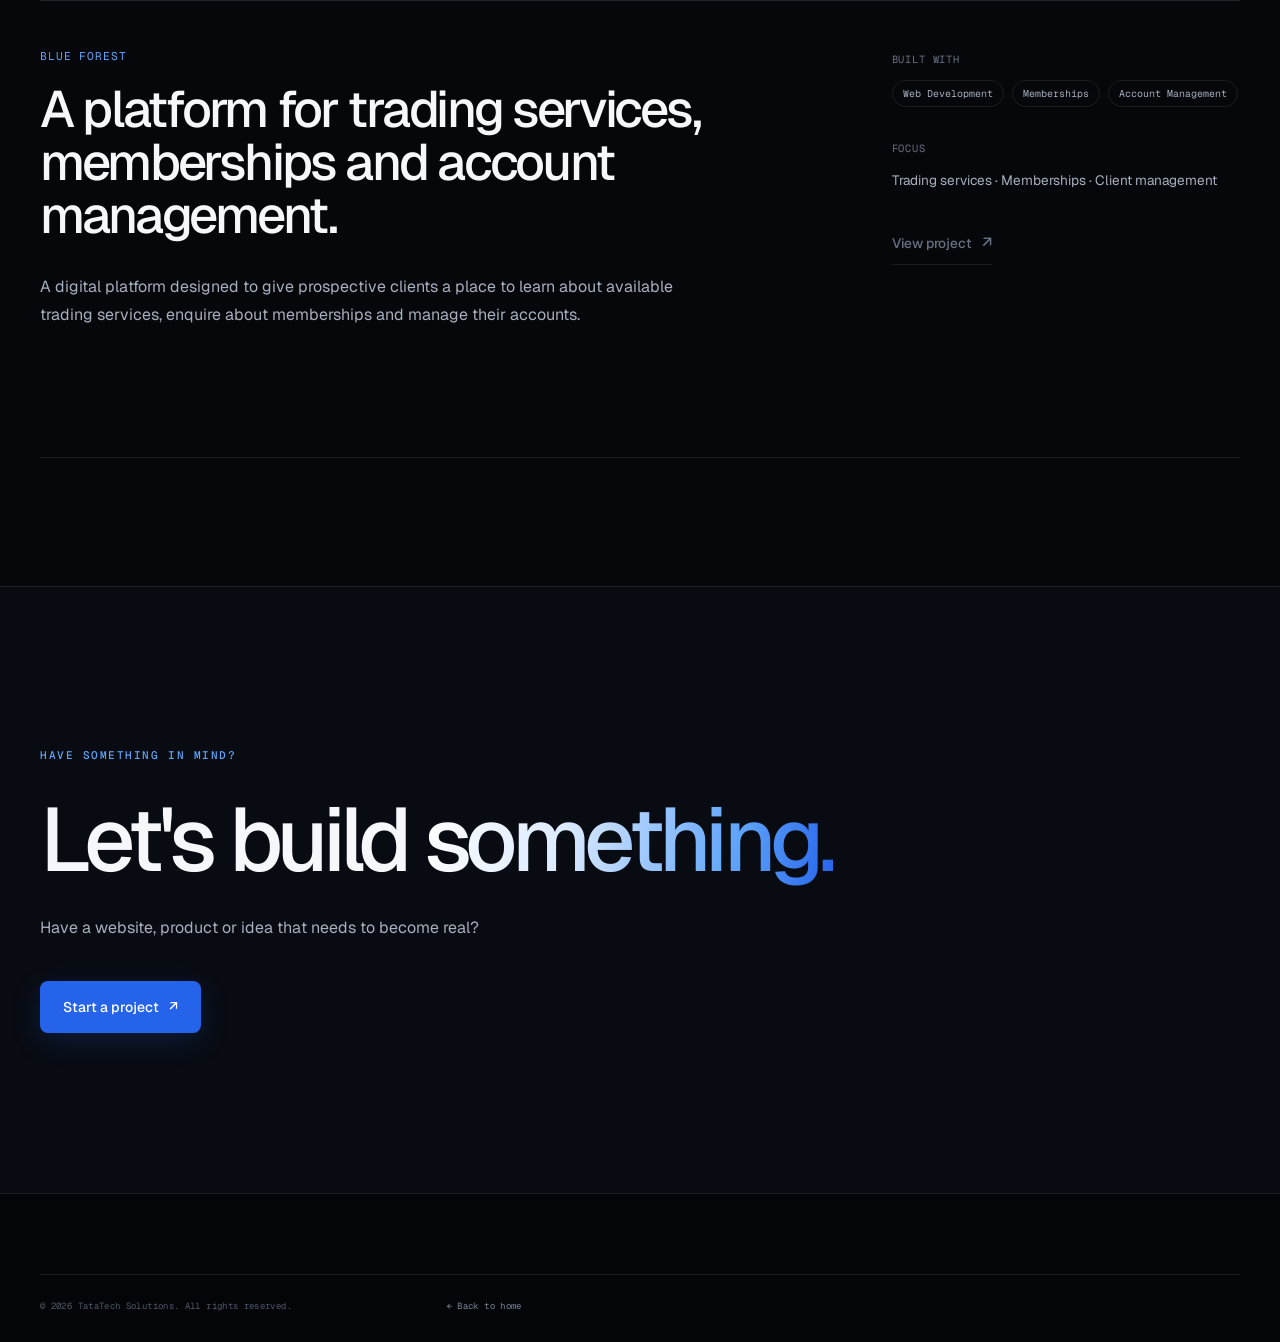
<file: case-studies.html>
<!DOCTYPE html>

<html lang="en">
<head>
  <meta charset="UTF-8" />
  <meta name="viewport" content="width=device-width, initial-scale=1.0" />

<meta
 name="description"
 content="Selected work by John Tata — websites, e-commerce experiences, digital products and experimental builds."
/>

  <title>Selected Work — John Tata</title>

  <link rel="stylesheet" href="css/styles.css" />

  <link
    href="https://fonts.googleapis.com/css2?family=Geist:wght@300;400;500;600;700;800;900&family=Geist+Mono:wght@400;500&display=swap"
    rel="stylesheet"
  />
</head>

<body>

  <!-- =========================================
       NAVIGATION
  ========================================== -->

  <nav class="navbar scrolled" id="navbar">
    <div class="nav-inner">

  <a href="index.html" class="nav-logo">
    <img src="assets/logo/ttsblue.svg" alt="TataTech Solutions" />
  </a>

  <ul class="nav-links">
    <li><a href="index.html#work">Work</a></li>
    <li><a href="index.html#about">About</a></li>
    <li><a href="index.html#services">Capabilities</a></li>
    <li><a href="index.html#contact">Contact</a></li>
  </ul>

  <div class="nav-cta">
    <a href="index.html#contact" class="btn btn-primary btn-sm">
      Let's talk
    </a>
  </div>

  <button
    class="hamburger"
    id="hamburger"
    aria-label="Open menu"
    aria-expanded="false"
  >
    <span></span>
    <span></span>
    <span></span>
  </button>

</div>

  </nav>

  <!-- =========================================
       MOBILE MENU
  ========================================== -->

  <div class="mobile-menu" id="mobileMenu">
    <a href="index.html#work">Work</a>
    <a href="index.html#about">About</a>
    <a href="index.html#services">Capabilities</a>
    <a href="index.html#contact">Contact</a>
  </div>

  <!-- =========================================
       PAGE INTRO
  ========================================== -->

  <main>


<section class="work-archive">

  <div class="container">

    <div class="archive-intro reveal">

      <p class="section-label">Selected Work / 2024—2026</p>

      <h1>
        Things I've
        <span class="gradient-text">built.</span>
      </h1>

      <p class="archive-intro-text">
        A selection of websites, digital products, experiments and
        systems built through TataTech Solutions.
      </p>

    </div>


    <!-- =====================================
         PROJECT 01 — SELA
    ====================================== -->

    <article class="archive-project reveal" id="sela">

      <div class="archive-project-header">

        <div class="archive-project-index">
          01
        </div>

        <div class="archive-project-meta">
          <span>E-Commerce</span>
          <span>Full-Stack</span>
        </div>

      </div>


      <a
        href="https://www.selaathleisure.com"
        target="_blank"
        rel="noopener noreferrer"
        class="archive-project-image"
      >
        <img
          src="assets/selahero4.png"
          alt="SELA Athleisure website"
          loading="lazy"
        />

        <div class="archive-project-image-overlay">
          <span>Visit site ↗</span>
        </div>
      </a>


      <div class="archive-project-info">

        <div class="archive-project-copy">

          <p class="project-eyebrow">
            SELA ATHLEISURE
          </p>

          <h2>
            Building the digital storefront
            for an emerging athleisure brand.
          </h2>

          <p>
            A complete e-commerce experience built for SELA Athleisure,
            combining a responsive storefront with product management,
            order management, payments and a custom admin system.
          </p>

        </div>


        <div class="archive-project-details">

          <div class="archive-detail">

            <span class="archive-detail-label">
              Built with
            </span>

            <div class="archive-tags">
              <span>React</span>
              <span>TypeScript</span>
              <span>Node.js</span>
              <span>Express</span>
              <span>Supabase</span>
              <span>Paystack</span>
            </div>

          </div>


          <div class="archive-detail">

            <span class="archive-detail-label">
              Focus
            </span>

            <p>
              E-commerce · Payments · Admin · Product Management
            </p>

          </div>


          <a
            href="https://www.selaathleisure.com"
            target="_blank"
            rel="noopener noreferrer"
            class="archive-project-link"
          >
            Visit live site
            <span>↗</span>
          </a>

        </div>

      </div>

    </article>


    <!-- =====================================
         PROJECT 02 — BEE FLIGHT MEDIA
    ====================================== -->

    <article class="archive-project reveal" id="bee-flight">

      <div class="archive-project-header">

        <div class="archive-project-index">
          02
        </div>

        <div class="archive-project-meta">
          <span>Business Website</span>
          <span>Drone Services</span>
        </div>

      </div>


      <a
        href="https://sunny-basbousa-247f66.netlify.app/"
        class="archive-project-image"
      >
        <img
          src="assets/drone.png"
          alt="Bee Flight Media drone services website"
          loading="lazy"
        />

        <div class="archive-project-image-overlay">
          <span>Visit site ↗</span>
        </div>
      </a>


      <div class="archive-project-info">

        <div class="archive-project-copy">

          <p class="project-eyebrow">
            BEE FLIGHT MEDIA
          </p>

          <h2>
            A digital front door
            for professional drone services.
          </h2>

          <p>
            A service-focused website designed for customers to discover
            Bee Flight Media, explore previous aerial work and request
            drone services.
          </p>

        </div>


        <div class="archive-project-details">

          <div class="archive-detail">

            <span class="archive-detail-label">
              Built with
            </span>

            <div class="archive-tags">
              <span>HTML</span>
              <span>CSS</span>
              <span>JavaScript</span>
              <span>Responsive Design</span>
            </div>

          </div>


          <div class="archive-detail">

            <span class="archive-detail-label">
              Focus
            </span>

            <p>
              Service discovery · Portfolio · Lead generation
            </p>

          </div>


          <a
            href="https://sunny-basbousa-247f66.netlify.app/"
            class="archive-project-link"
          >
            Visit live site
            <span>↗</span>
          </a>

        </div>

      </div>

    </article>


    <!-- =====================================
         PROJECT 03 — EDIBILITY
    ====================================== -->

    <article class="archive-project reveal" id="edibility">

      <div class="archive-project-header">

        <div class="archive-project-index">
          03
        </div>

        <div class="archive-project-meta">
          <span>E-Commerce</span>
          <span>Brand Experience</span>
        </div>

      </div>


      <a
        href="https://john-tata.github.io/edibility/"
        class="archive-project-image"
      >
        <img
          src="assets/edibility.png"
          alt="Edibility e-commerce store"
          loading="lazy"
        />

        <div class="archive-project-image-overlay">
          <span>Visit site ↗</span>
        </div>
      </a>


      <div class="archive-project-info">

        <div class="archive-project-copy">

          <p class="project-eyebrow">
            EDIBILITY
          </p>

          <h2>
            An online store built
            around a distinctive product brand.
          </h2>

          <p>
            An e-commerce experience created for an edibles brand,
            giving customers a simple way to discover products,
            browse the catalogue and shop online.
          </p>

        </div>


        <div class="archive-project-details">

          <div class="archive-detail">

            <span class="archive-detail-label">
              Built with
            </span>

            <div class="archive-tags">
              <span>React</span>
              <span>JavaScript</span>
              <span>Tailwind CSS</span>
              <span>API Integration</span>
            </div>

          </div>


          <div class="archive-detail">

            <span class="archive-detail-label">
              Focus
            </span>

            <p>
              E-commerce · Product discovery · Checkout
            </p>

          </div>


          <a
            href="https://john-tata.github.io/edibility/"
            class="archive-project-link"
          >
            Visit live site
            <span>↗</span>
          </a>

        </div>

      </div>

    </article>


    <!-- =====================================
         PROJECT 04 — HAND GESTURE
    ====================================== -->

    <article class="archive-project reveal" id="gesture">

      <div class="archive-project-header">

        <div class="archive-project-index">
          04
        </div>

        <div class="archive-project-meta">
          <span>Computer Vision</span>
          <span>Experiment</span>
        </div>

      </div>


      <div class="archive-project-image archive-project-image-dark">

        <img
          src="assets/gesture.png"
          alt="Hand gesture mouse controller"
          loading="lazy"
        />

        <div class="archive-project-image-overlay">
          <span>View project ↗</span>
        </div>

      </div>


      <div class="archive-project-info">

        <div class="archive-project-copy">

          <p class="project-eyebrow">
            HAND GESTURE MOUSE CONTROLLER
          </p>

          <h2>
            Turning hand movement
            into a computer interface.
          </h2>

          <p>
            A computer-vision experiment that uses a webcam to recognise
            hand gestures and translate them into mouse movements and
            interactions.
          </p>

        </div>


        <div class="archive-project-details">

          <div class="archive-detail">

            <span class="archive-detail-label">
              Built with
            </span>

            <div class="archive-tags">
              <span>Python</span>
              <span>OpenCV</span>
              <span>MediaPipe</span>
              <span>Computer Vision</span>
            </div>

          </div>


          <div class="archive-detail">

            <span class="archive-detail-label">
              Focus
            </span>

            <p>
              Gesture recognition · Human-computer interaction
            </p>

          </div>


          <span class="archive-project-link archive-project-link-muted">
            Experimental build
          </span>

        </div>

      </div>

    </article>


    <!-- =====================================
         PROJECT 06 — BLUE FOREST
    ====================================== -->

    <article class="archive-project reveal" id="blue-forest">

      <div class="archive-project-header">

        <div class="archive-project-index">
          05
        </div>

        <div class="archive-project-meta">
          <span>Trading Platform</span>
          <span>Membership</span>
        </div>

      </div>


      <div class="archive-project-image">

        <img
          src="assets/bf.png"
          alt="Blue Forest trading platform"
          loading="lazy"
        />

        <div class="archive-project-image-overlay">
          <span>View project ↗</span>
        </div>

      </div>


      <div class="archive-project-info">

        <div class="archive-project-copy">

          <p class="project-eyebrow">
            BLUE FOREST
          </p>

          <h2>
            A platform for trading
            services, memberships and account management.
          </h2>

          <p>
            A digital platform designed to give prospective clients
            a place to learn about available trading services,
            enquire about memberships and manage their accounts.
          </p>

        </div>


        <div class="archive-project-details">

          <div class="archive-detail">

            <span class="archive-detail-label">
              Built with
            </span>

            <div class="archive-tags">
              <span>Web Development</span>
              <span>Memberships</span>
              <span>Account Management</span>
            </div>

          </div>


          <div class="archive-detail">

            <span class="archive-detail-label">
              Focus
            </span>

            <p>
              Trading services · Memberships · Client management
            </p>

          </div>


          <span class="archive-project-link archive-project-link-muted">
            View project
            <span>↗</span>
          </span>

        </div>

      </div>

    </article>

  </div>

</section>


<!-- =========================================
     CLOSING CTA
========================================== -->

<section class="archive-cta">

  <div class="container">

    <div class="archive-cta-inner reveal">

      <p class="section-label">
        Have something in mind?
      </p>

      <h2>
        Let's build
        <span class="gradient-text">something.</span>
      </h2>

      <p>
        Have a website, product or idea that needs to become real?
      </p>

      <a
        href="index.html#contact"
        class="btn btn-primary"
      >
        Start a project
        <span>↗</span>
      </a>

    </div>

  </div>

</section>


  </main>

  <!-- =========================================
       FOOTER
  ========================================== -->

  <footer>


<div class="container">

  <div class="footer-bottom">

    <span>
      © 2026 TataTech Solutions. All rights reserved.
    </span>

    <a href="index.html">
      ← Back to home
    </a>

  </div>

</div>


  </footer>

  <script src="js/main.js"></script>

</body>
</html>
</file>
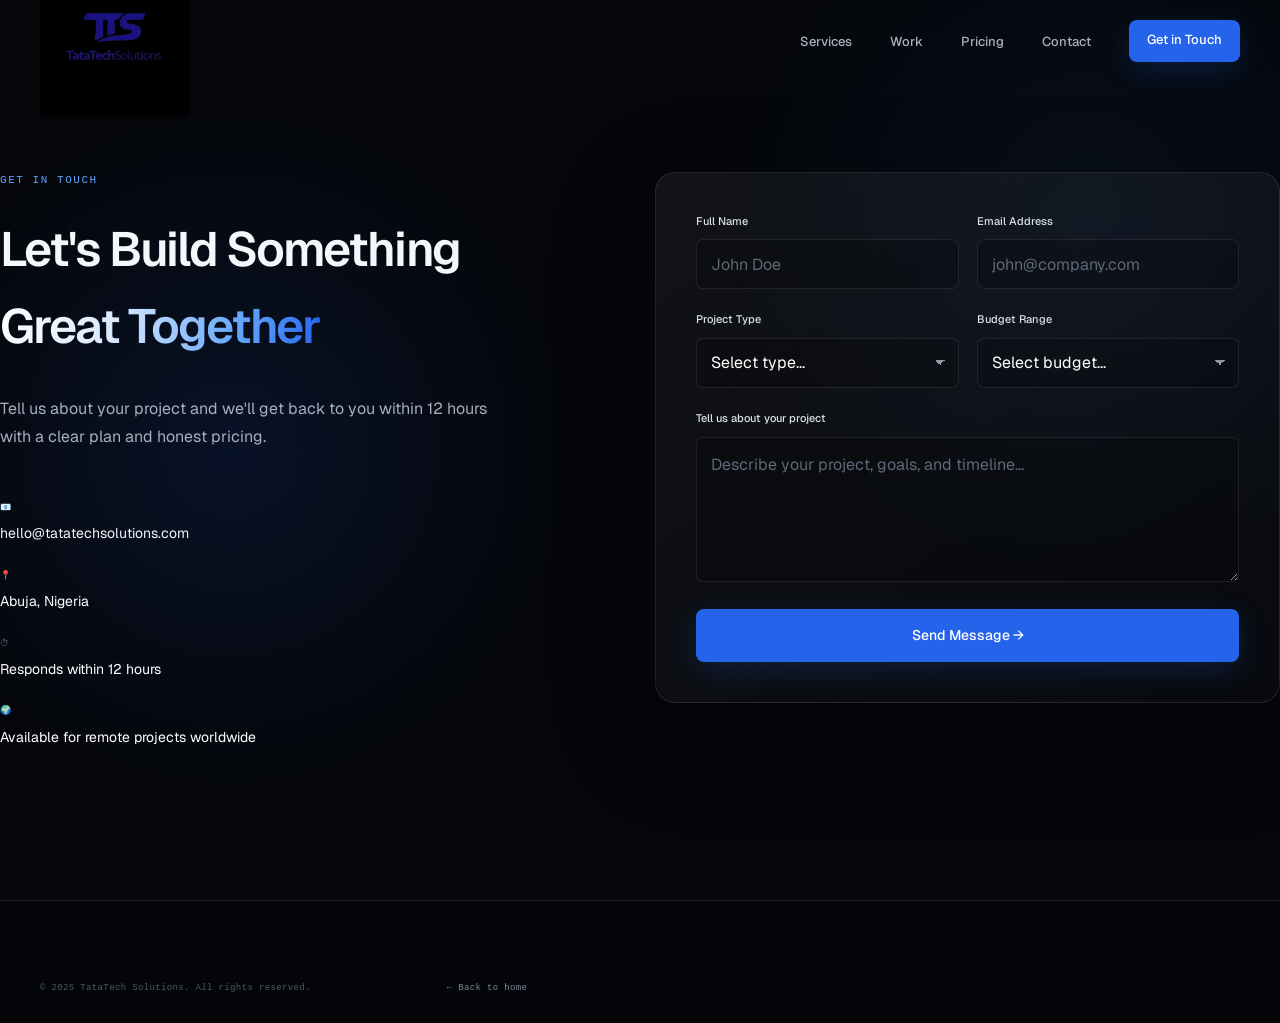
<file: contact.html>
<!DOCTYPE html>
<html lang="en">
<head>
  <meta charset="UTF-8" />
  <meta name="viewport" content="width=device-width, initial-scale=1.0" />
  <title>Contact — TataTech Solutions</title>
  <link rel="stylesheet" href="css/styles.css" />
  <link href="https://fonts.googleapis.com/css2?family=Geist:wght@300;400;500;600;700;800;900&display=swap" rel="stylesheet"/>
</head>
<body>
<nav class="navbar scrolled" id="navbar">
  <div class="nav-inner">
    <a href="index.html" class="nav-logo"><img src="assets/logo/ttslogo.png" alt="TataTech Solutions" /></a>
    <ul class="nav-links">
      <li><a href="index.html#services">Services</a></li>
      <li><a href="portfolio.html">Work</a></li>
      <li><a href="index.html#pricing">Pricing</a></li>
      <li><a href="contact.html">Contact</a></li>
    </ul>
    <div class="nav-cta"><a href="#form" class="btn btn-primary btn-sm">Get in Touch</a></div>
    <button class="hamburger" id="hamburger"><span></span><span></span><span></span></button>
  </div>
</nav>
<div class="mobile-menu" id="mobileMenu">
  <a href="index.html">Home</a>
  <a href="portfolio.html">Work</a>
  <a href="#form">Contact</a>
</div>

<section class="section cta-section" id="form" style="padding-top:10rem; min-height:100vh; display:flex; align-items:center;">
  <div class="cta-bg"></div>
  <div class="container" style="position:relative; z-index:1; width:100%;">
    <div class="cta-inner">
      <div class="cta-left reveal">
        <p class="section-label">Get In Touch</p>
        <h1 style="font-size:clamp(2rem,4vw,3rem);">Let's Build Something<br/><span class="gradient-text">Great Together</span></h1>
        <p>Tell us about your project and we'll get back to you within 12 hours with a clear plan and honest pricing.</p>
        <div class="cta-info">
          <div class="cta-info-item"><span class="cta-info-icon">📧</span><a href="mailto:hello@tatatechsolutions.com" style="color:var(--muted);">hello@tatatechsolutions.com</a></div>
          <div class="cta-info-item"><span class="cta-info-icon">📍</span><span>Abuja, Nigeria</span></div>
          <div class="cta-info-item"><span class="cta-info-icon">⏱</span><span>Responds within 12 hours</span></div>
          <div class="cta-info-item"><span class="cta-info-icon">🌍</span><span>Available for remote projects worldwide</span></div>
        </div>
      </div>
      <div class="cta-form reveal reveal-delay-2">
        <form id="contactForm" novalidate>
          <div class="form-row">
            <div class="form-group"><label for="name">Full Name</label><input type="text" id="name" placeholder="John Doe" required /></div>
            <div class="form-group"><label for="email">Email Address</label><input type="email" id="email" placeholder="john@company.com" required /></div>
          </div>
          <div class="form-row">
            <div class="form-group">
              <label for="project">Project Type</label>
              <select id="project">
                <option value="">Select type...</option>
                <option>Website Design & Development</option>
                <option>Web Application</option>
                <option>Mobile App</option>
                <option>E-Commerce Store</option>
                <option>UI/UX Design</option>
                <option>Business Automation</option>
                <option>Other</option>
              </select>
            </div>
            <div class="form-group">
              <label for="budget">Budget Range</label>
              <select id="budget">
                <option value="">Select budget...</option>
                <option>Under $500</option>
                <option>$500 – $1,000</option>
                <option>$1,000 – $3,000</option>
                <option>$3,000 – $10,000</option>
                <option>$10,000+</option>
              </select>
            </div>
          </div>
          <div class="form-group">
            <label for="message">Tell us about your project</label>
            <textarea id="message" placeholder="Describe your project, goals, and timeline..." required></textarea>
          </div>
          <button type="submit" class="btn btn-primary" style="width:100%; justify-content:center; padding:0.9rem 2rem;">
            Send Message →
          </button>
        </form>
      </div>
    </div>
  </div>
</section>

<footer>
  <div class="container">
    <div class="footer-bottom" style="border-top:none; padding-top:0;">
      <span>© 2025 TataTech Solutions. All rights reserved.</span>
      <a href="index.html">← Back to home</a>
    </div>
  </div>
</footer>
<script src="js/main.js"></script>
</body>
</html>
</file>
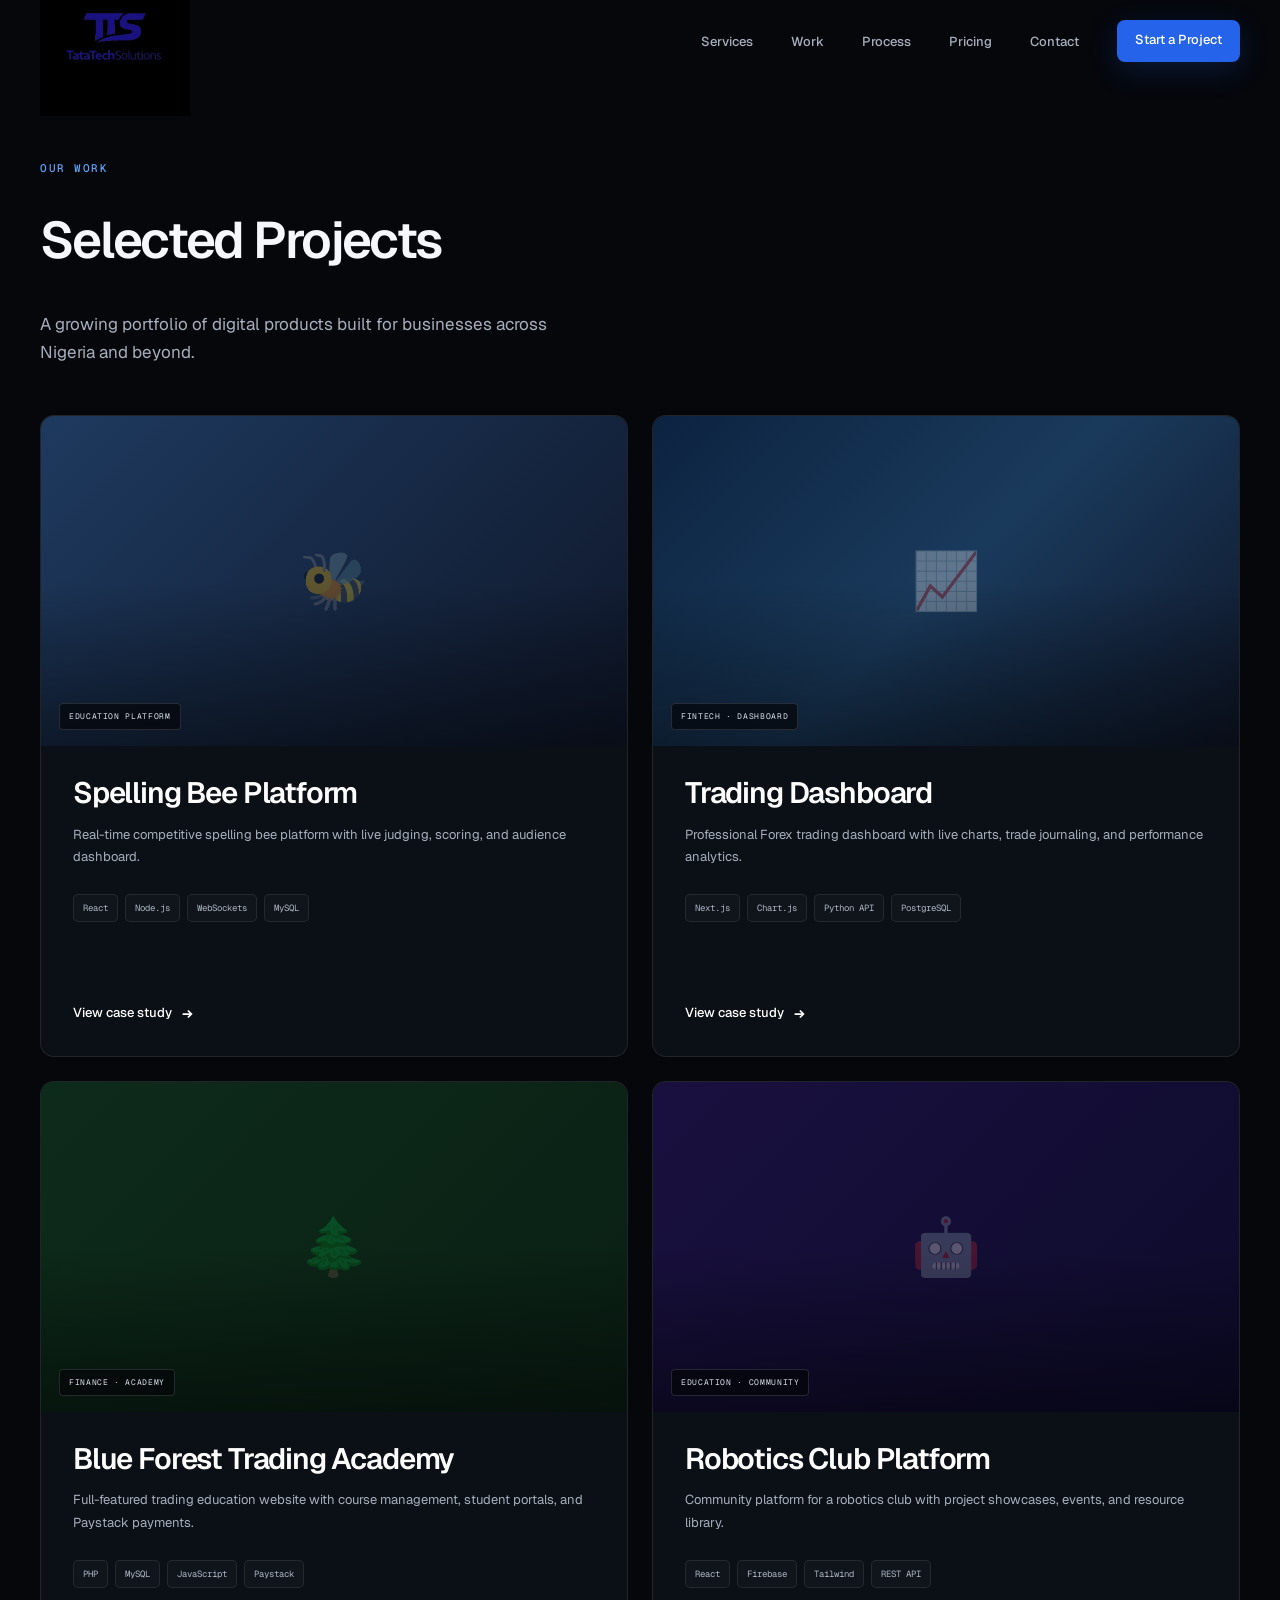
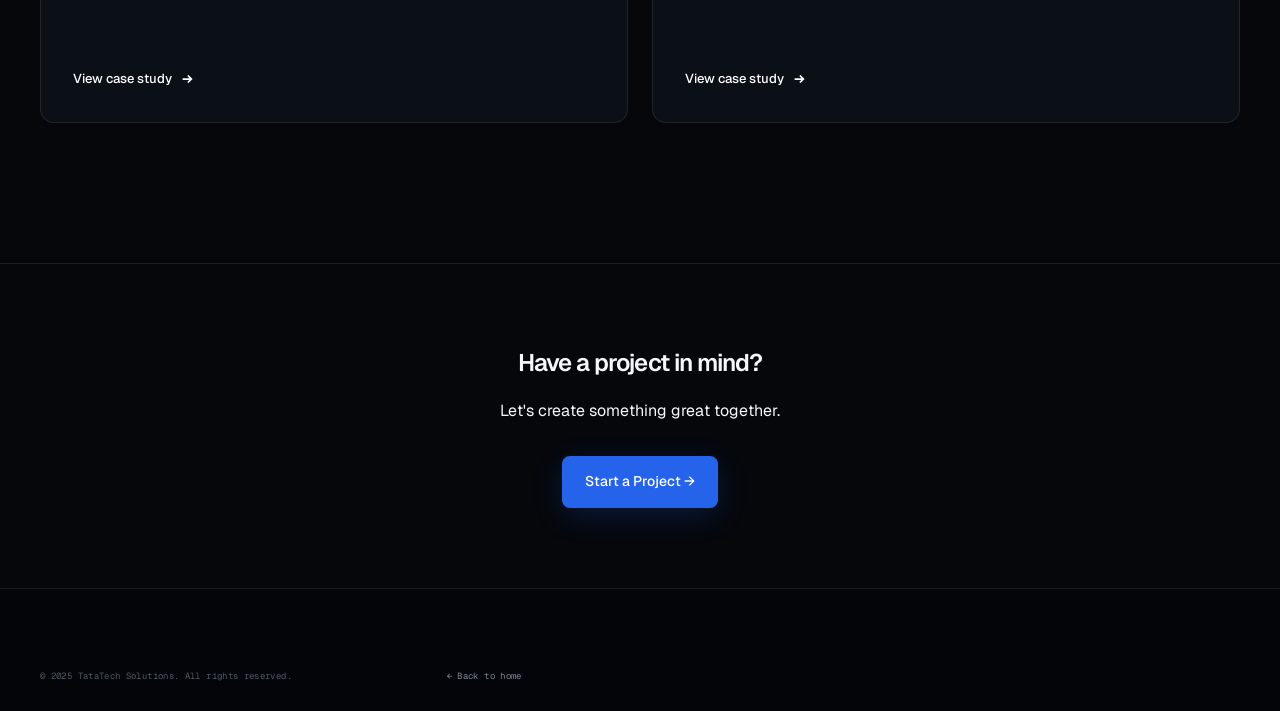
<file: portfolio.html>
<!DOCTYPE html>
<html lang="en">
<head>
  <meta charset="UTF-8" />
  <meta name="viewport" content="width=device-width, initial-scale=1.0" />
  <title>Portfolio — TataTech Solutions</title>
  <link rel="stylesheet" href="css/styles.css" />
  <link href="https://fonts.googleapis.com/css2?family=Geist:wght@300;400;500;600;700;800;900&family=Geist+Mono:wght@400;500&display=swap" rel="stylesheet"/>
</head>
<body>
<nav class="navbar scrolled" id="navbar">
  <div class="nav-inner">
    <a href="index.html" class="nav-logo"><img src="assets/logo/ttslogo.png" alt="TataTech Solutions" /></a>
    <ul class="nav-links">
      <li><a href="index.html#services">Services</a></li>
      <li><a href="portfolio.html">Work</a></li>
      <li><a href="index.html#process">Process</a></li>
      <li><a href="index.html#pricing">Pricing</a></li>
      <li><a href="index.html#contact">Contact</a></li>
    </ul>
    <div class="nav-cta"><a href="index.html#contact" class="btn btn-primary btn-sm">Start a Project</a></div>
    <button class="hamburger" id="hamburger"><span></span><span></span><span></span></button>
  </div>
</nav>
<div class="mobile-menu" id="mobileMenu">
  <a href="index.html#services">Services</a>
  <a href="index.html#contact">Start a Project</a>
</div>

<section class="section" style="padding-top: 10rem;">
  <div class="container">
    <div class="reveal">
      <p class="section-label">Our Work</p>
      <h1 style="font-size: clamp(2.2rem, 4vw, 3.5rem);">Selected Projects</h1>
      <p class="section-sub">A growing portfolio of digital products built for businesses across Nigeria and beyond.</p>
    </div>

    <div class="projects-grid" style="margin-top:3rem;">
      <div class="project-card reveal reveal-delay-1">
        <div class="project-thumb">
          <div class="project-thumb-bg" style="background: linear-gradient(135deg, #1e3a5f 0%, #0f172a 100%); width:100%; height:100%; display:flex; align-items:center; justify-content:center;"><div style="font-size:3.5rem; opacity:0.3;">🐝</div></div>
          <div class="project-thumb-overlay"></div>
          <div class="project-thumb-label">Education Platform</div>
        </div>
        <div class="project-body">
          <h3>Spelling Bee Platform</h3>
          <p>Real-time competitive spelling bee platform with live judging, scoring, and audience dashboard.</p>
          <div class="project-tags"><span class="tag">React</span><span class="tag">Node.js</span><span class="tag">WebSockets</span><span class="tag">MySQL</span></div>
          <a href="case-studies.html#spelling-bee" class="project-link">View case study <svg width="14" height="14" viewBox="0 0 16 16" fill="none" stroke="currentColor" stroke-width="2"><path d="M3 8h10M9 4l4 4-4 4"/></svg></a>
        </div>
      </div>

      <div class="project-card reveal reveal-delay-2">
        <div class="project-thumb">
          <div class="project-thumb-bg" style="background: linear-gradient(135deg, #0c2340 0%, #1a3a5c 50%, #0f172a 100%); width:100%; height:100%; display:flex; align-items:center; justify-content:center;"><div style="font-size:3.5rem; opacity:0.3;">📈</div></div>
          <div class="project-thumb-overlay"></div>
          <div class="project-thumb-label">Fintech · Dashboard</div>
        </div>
        <div class="project-body">
          <h3>Trading Dashboard</h3>
          <p>Professional Forex trading dashboard with live charts, trade journaling, and performance analytics.</p>
          <div class="project-tags"><span class="tag">Next.js</span><span class="tag">Chart.js</span><span class="tag">Python API</span><span class="tag">PostgreSQL</span></div>
          <a href="case-studies.html#trading" class="project-link">View case study <svg width="14" height="14" viewBox="0 0 16 16" fill="none" stroke="currentColor" stroke-width="2"><path d="M3 8h10M9 4l4 4-4 4"/></svg></a>
        </div>
      </div>

      <div class="project-card reveal reveal-delay-3">
        <div class="project-thumb">
          <div class="project-thumb-bg" style="background: linear-gradient(135deg, #0d2b1a 0%, #0a1f14 100%); width:100%; height:100%; display:flex; align-items:center; justify-content:center;"><div style="font-size:3.5rem; opacity:0.3;">🌲</div></div>
          <div class="project-thumb-overlay"></div>
          <div class="project-thumb-label">Finance · Academy</div>
        </div>
        <div class="project-body">
          <h3>Blue Forest Trading Academy</h3>
          <p>Full-featured trading education website with course management, student portals, and Paystack payments.</p>
          <div class="project-tags"><span class="tag">PHP</span><span class="tag">MySQL</span><span class="tag">JavaScript</span><span class="tag">Paystack</span></div>
          <a href="case-studies.html#blue-forest" class="project-link">View case study <svg width="14" height="14" viewBox="0 0 16 16" fill="none" stroke="currentColor" stroke-width="2"><path d="M3 8h10M9 4l4 4-4 4"/></svg></a>
        </div>
      </div>

      <div class="project-card reveal reveal-delay-4">
        <div class="project-thumb">
          <div class="project-thumb-bg" style="background: linear-gradient(135deg, #1a1040 0%, #0d0b2b 100%); width:100%; height:100%; display:flex; align-items:center; justify-content:center;"><div style="font-size:3.5rem; opacity:0.3;">🤖</div></div>
          <div class="project-thumb-overlay"></div>
          <div class="project-thumb-label">Education · Community</div>
        </div>
        <div class="project-body">
          <h3>Robotics Club Platform</h3>
          <p>Community platform for a robotics club with project showcases, events, and resource library.</p>
          <div class="project-tags"><span class="tag">React</span><span class="tag">Firebase</span><span class="tag">Tailwind</span><span class="tag">REST API</span></div>
          <a href="case-studies.html#robotics" class="project-link">View case study <svg width="14" height="14" viewBox="0 0 16 16" fill="none" stroke="currentColor" stroke-width="2"><path d="M3 8h10M9 4l4 4-4 4"/></svg></a>
        </div>
      </div>
    </div>
  </div>
</section>

<section style="padding: 5rem 0; background: var(--bg-2); border-top: 1px solid var(--border); text-align:center;">
  <div class="container">
    <h2 style="margin-bottom:1rem;">Have a project in mind?</h2>
    <p style="margin-bottom:2rem;">Let's create something great together.</p>
    <a href="index.html#contact" class="btn btn-primary">Start a Project →</a>
  </div>
</section>

<footer>
  <div class="container">
    <div class="footer-bottom" style="border-top:none; padding-top:0;">
      <span>© 2025 TataTech Solutions. All rights reserved.</span>
      <a href="index.html">← Back to home</a>
    </div>
  </div>
</footer>
<script src="js/main.js"></script>
</body>
</html>
</file>
<file: css/styles.css>
/* =========================================================
   TATATECH — styles.css
   John Tata — Developer & Builder
   ========================================================= */

/* ---------------------------------------------------------
   01. ROOT / RESET
   --------------------------------------------------------- */

:root {
  --bg: #05070b;
  --bg-soft: #080b11;
  --surface: #0b0f16;
  --surface-hover: #101620;

  --text: #f5f7fb;
  --text-soft: #a7afbd;
  --text-muted: #687181;

  --blue: #2563eb;
  --blue-light: #60a5fa;
  --blue-bright: #3b82f6;

  --border: rgba(255, 255, 255, 0.09);
  --border-light: rgba(255, 255, 255, 0.14);

  --container: 1200px;
  --nav-height: 82px;

  --radius-sm: 8px;
  --radius-md: 14px;
  --radius-lg: 20px;

  --transition: 0.3s ease;
}

*,
*::before,
*::after {
  box-sizing: border-box;
}

html {
  scroll-behavior: smooth;
  scroll-padding-top: 100px;
}

body {
  margin: 0;
  padding: 0;

  background: var(--bg);
  color: var(--text);

  font-family: "Geist", Arial, sans-serif;
  font-size: 16px;
  line-height: 1.6;

  overflow-x: hidden;

  -webkit-font-smoothing: antialiased;
  text-rendering: optimizeLegibility;
}

::selection {
  background: rgba(37, 99, 235, 0.35);
  color: #fff;
}

img {
  display: block;
  max-width: 100%;
}

button,
input,
textarea,
select {
  font: inherit;
}

button {
  cursor: pointer;
}

a {
  color: inherit;
  text-decoration: none;
}

ul {
  margin: 0;
  padding: 0;
  list-style: none;
}

p,
h1,
h2,
h3,
h4 {
  margin: 0;
}

h1,
h2,
h3,
h4 {
  font-weight: 600;
  letter-spacing: -0.04em;
}

::placeholder {
  color: #5f6877;
}

:focus-visible {
  outline: 2px solid var(--blue-light);
  outline-offset: 4px;
}


/* ---------------------------------------------------------
   02. GLOBAL LAYOUT
   --------------------------------------------------------- */

.container {
  width: min(calc(100% - 48px), var(--container));
  margin-inline: auto;
}

.section {
  position: relative;
  padding: 140px 0;
}

.section-heading {
  max-width: 720px;
  margin-bottom: 70px;
}

.section-label {
  margin-bottom: 22px;

  color: var(--blue-light);

  font-family: "Geist Mono", monospace;
  font-size: 11px;
  font-weight: 500;
  letter-spacing: 0.14em;
  text-transform: uppercase;
}

.section-title {
  color: var(--text);
  font-size: clamp(3rem, 6vw, 5.6rem);
  line-height: 0.95;
  letter-spacing: -0.065em;
}

.section-sub {
  max-width: 560px;
  margin-top: 28px;

  color: var(--text-soft);
  font-size: 17px;
  line-height: 1.7;
}

.gradient-text {
  background: linear-gradient(
    100deg,
    #ffffff 0%,
    #dbeafe 35%,
    #60a5fa 75%,
    #2563eb 100%
  );

  -webkit-background-clip: text;
  background-clip: text;
  color: transparent;
}


/* ---------------------------------------------------------
   03. BUTTONS
   --------------------------------------------------------- */

.btn {
  display: inline-flex;
  align-items: center;
  justify-content: center;
  gap: 10px;

  min-height: 52px;
  padding: 0 22px;

  border: 1px solid transparent;
  border-radius: 8px;

  font-size: 14px;
  font-weight: 500;

  transition:
    transform var(--transition),
    background var(--transition),
    border-color var(--transition),
    color var(--transition),
    box-shadow var(--transition);
}

.btn svg {
  width: 16px;
  height: 16px;

  transition: transform var(--transition);
}

.btn:hover svg {
  transform: translateX(4px);
}

.btn-primary {
  background: var(--blue);
  color: #fff;

  box-shadow:
    0 8px 30px rgba(37, 99, 235, 0.2);
}

.btn-primary:hover {
  background: var(--blue-bright);
  transform: translateY(-2px);

  box-shadow:
    0 12px 35px rgba(37, 99, 235, 0.3);
}

.btn-ghost {
  border-color: var(--border-light);
  background: rgba(255, 255, 255, 0.025);
  color: var(--text);
}

.btn-ghost:hover {
  border-color: rgba(255, 255, 255, 0.25);
  background: rgba(255, 255, 255, 0.06);
  transform: translateY(-2px);
}

.btn-sm {
  min-height: 42px;
  padding: 0 17px;

  font-size: 13px;
}


/* ---------------------------------------------------------
   04. NAVIGATION
   --------------------------------------------------------- */

.navbar {
  position: fixed;
  top: 0;
  left: 0;
  z-index: 1000;

  width: 100%;
  height: var(--nav-height);

  border-bottom: 1px solid transparent;

  transition:
    background var(--transition),
    border-color var(--transition),
    backdrop-filter var(--transition);
}

.navbar.scrolled {
  background: rgba(5, 7, 11, 0.82);
  border-color: var(--border);

  backdrop-filter: blur(18px);
  -webkit-backdrop-filter: blur(18px);
}

.nav-inner {
  width: min(calc(100% - 48px), var(--container));
  height: 100%;
  margin-inline: auto;

  display: flex;
  align-items: center;
  justify-content: space-between;
}

.nav-logo {
  display: flex;
  align-items: center;

  width: 150px;
}

.nav-logo img {
  width: 100%;
  height: auto;
  object-fit: contain;
}

.nav-links {
  display: flex;
  align-items: center;
  gap: 38px;

  margin-left: auto;
  margin-right: 38px;
}

.nav-links a {
  position: relative;

  color: var(--text-soft);

  font-size: 13px;
  font-weight: 500;

  transition: color var(--transition);
}

.nav-links a::after {
  content: "";

  position: absolute;
  left: 0;
  bottom: -8px;

  width: 100%;
  height: 1px;

  background: var(--blue-light);

  transform: scaleX(0);
  transform-origin: right;

  transition: transform var(--transition);
}

.nav-links a:hover,
.nav-links a.active {
  color: #fff;
}

.nav-links a:hover::after,
.nav-links a.active::after {
  transform: scaleX(1);
  transform-origin: left;
}

.nav-cta {
  display: flex;
}

.hamburger {
  display: none;

  width: 44px;
  height: 44px;

  padding: 0;
  border: 0;

  background: transparent;
}

.hamburger span {
  display: block;

  width: 22px;
  height: 1px;

  margin: 5px auto;

  background: #fff;

  transition:
    transform var(--transition),
    opacity var(--transition);
}


/* ---------------------------------------------------------
   05. MOBILE MENU
   --------------------------------------------------------- */

.mobile-menu {
  position: fixed;
  inset: var(--nav-height) 0 0;
  z-index: 999;

  display: flex;
  flex-direction: column;
  justify-content: center;

  padding: 40px 24px;

  background: rgba(5, 7, 11, 0.98);

  opacity: 0;
  visibility: hidden;
  pointer-events: none;

  transform: translateY(-12px);

  transition:
    opacity var(--transition),
    visibility var(--transition),
    transform var(--transition);
}

.mobile-menu.open {
  opacity: 1;
  visibility: visible;
  pointer-events: auto;

  transform: translateY(0);
}

.mobile-menu a {
  padding: 18px 0;

  border-bottom: 1px solid var(--border);

  color: #fff;

  font-size: 28px;
  font-weight: 500;
  letter-spacing: -0.04em;
}


/* ---------------------------------------------------------
   06. HERO
   --------------------------------------------------------- */

.hero {
  position: relative;

  min-height: 100svh;

  display: flex;
  align-items: center;

  padding: 160px 0 100px;

  overflow: hidden;

  background: var(--bg);
}
.hero-media {
  position: absolute;
  inset: 0;
  z-index: 0;
  overflow: hidden;
}

.hero-media img {
  width: 100%;
  height: 100%;
  object-fit: cover;
  object-position: 78% center; /* keeps the figure in frame as width changes */
}
.hero-bg {
  position: absolute;
  inset: 0;
  z-index: 1;
  pointer-events: none;

  background:
   linear-gradient(
      100deg,
      rgba(5, 7, 11, 0.94) 0%,
      rgba(5, 7, 11, 0.75) 32%,
      rgba(5, 7, 11, 0.25) 60%,
      rgba(5, 7, 11, 0.05) 100%
    ),
    radial-gradient(
      circle at 72% 35%,
      rgba(37, 99, 235, 0.16),
      transparent 28%
    ),
    radial-gradient(
      circle at 18% 72%,
      rgba(37, 99, 235, 0.07),
      transparent 25%
    );
}

.hero-grid {
  position: absolute;
  inset: 0;

  pointer-events: none;

  opacity: 0.5;

  background-image:
    linear-gradient(
      rgba(255, 255, 255, 0.035) 1px,
      transparent 1px
    ),
    linear-gradient(
      90deg,
      rgba(255, 255, 255, 0.035) 1px,
      transparent 1px
    );

  background-size: 80px 80px;

  mask-image: linear-gradient(
    to bottom,
    black 0%,
    rgba(0, 0, 0, 0.7) 55%,
    transparent 100%
  );
}

.hero .container {
  position: relative;
  z-index: 2;
}

.hero-content {
  max-width: 920px;
}

.hero-badge {
  margin-bottom: 34px;
}

.badge {
  display: inline-flex;
  align-items: center;
  gap: 9px;

  padding: 8px 12px;

  border: 1px solid rgba(96, 165, 250, 0.2);
  border-radius: 999px;

  background: rgba(37, 99, 235, 0.07);

  color: #cbd5e1;

  font-family: "Geist Mono", monospace;
  font-size: 10px;
  letter-spacing: 0.04em;
}

.badge-dot {
  width: 6px;
  height: 6px;

  border-radius: 50%;

  background: #4ade80;

  box-shadow: 0 0 12px rgba(74, 222, 128, 0.7);
}

.hero-kicker {
  margin-bottom: 20px;

  color: var(--blue-light);

  font-family: "Geist Mono", monospace;
  font-size: 12px;
  font-weight: 500;
  letter-spacing: 0.18em;
}

.hero h1 {
  max-width: 1000px;

  font-size: clamp(4rem, 9vw, 8.6rem);
  line-height: 0.88;
  letter-spacing: -0.075em;
  font-weight: 600;
}

.hero-sub {
  max-width: 650px;
  margin-top: 38px;

  color: var(--text-soft);

  font-size: clamp(16px, 1.7vw, 19px);
  line-height: 1.7;
}

.hero-actions {
  display: flex;
  align-items: center;
  gap: 12px;

  margin-top: 40px;
}

.hero-location {
  display: flex;
  align-items: center;
  gap: 14px;

  margin-top: 70px;

  color: var(--text-muted);

  font-family: "Geist Mono", monospace;
  font-size: 10px;
  letter-spacing: 0.1em;
  text-transform: uppercase;
}

.hero-location > span:first-child {
  color: var(--blue-light);
}

.hero-location-line {
  display: block;

  width: 45px;
  height: 1px;

  background: var(--border-light);
}

.hero-scroll {
  position: absolute;
  right: 48px;
  bottom: 42px;
  z-index: 2;

  display: flex;
  align-items: center;
  gap: 12px;

  color: var(--text-muted);

  font-family: "Geist Mono", monospace;
  font-size: 9px;
  letter-spacing: 0.1em;
  text-transform: uppercase;

  writing-mode: vertical-rl;
}

.scroll-line {
  width: 1px;
  height: 45px;

  background: linear-gradient(
    to bottom,
    transparent,
    var(--blue-light)
  );

  animation: scrollPulse 2s ease-in-out infinite;
}

@keyframes scrollPulse {
  0%,
  100% {
    opacity: 0.35;
  }

  50% {
    opacity: 1;
  }
}


/* ---------------------------------------------------------
   07. PROJECTS
   --------------------------------------------------------- */

.projects {
  background:
    linear-gradient(
      to bottom,
      var(--bg),
      var(--bg-soft)
    );
}

/* Featured */

.project-feature {
  display: grid;
  grid-template-columns: minmax(0, 1.55fr) minmax(320px, 0.75fr);

  min-height: 620px;

  border: 1px solid var(--border);
  border-radius: var(--radius-lg);

  overflow: hidden;

  background: var(--surface);

  transition:
    border-color var(--transition),
    transform var(--transition),
    box-shadow var(--transition);
}

.project-feature:hover {
  border-color: rgba(96, 165, 250, 0.2);

  transform: translateY(-4px);

  box-shadow:
    0 30px 80px rgba(0, 0, 0, 0.35);
}

.project-feature-media {
  position: relative;

  min-height: 100%;

  overflow: hidden;

  background: #080b10;
}

.project-feature-media::after {
  content: "";

  position: absolute;
  inset: 0;

  background:
    linear-gradient(
      to top,
      rgba(0, 0, 0, 0.5),
      transparent 35%
    );

  pointer-events: none;
}

.project-feature-media img {
  width: 100%;
  height: 100%;

  object-fit: cover;

  transition: transform 0.7s cubic-bezier(0.2, 0.7, 0.2, 1);
}

.project-feature:hover .project-feature-media img {
  transform: scale(1.035);
}

.project-media-label {
  position: absolute;
  left: 24px;
  right: 24px;
  bottom: 22px;
  z-index: 2;

  display: flex;
  justify-content: space-between;

  color: rgba(255, 255, 255, 0.8);

  font-family: "Geist Mono", monospace;
  font-size: 9px;
  letter-spacing: 0.12em;
  text-transform: uppercase;
}

.project-feature-info {
  display: flex;
  flex-direction: column;
  align-items: flex-start;

  padding: 54px 48px;
}

.project-number {
  margin-bottom: 46px;

  color: var(--blue-light);

  font-family: "Geist Mono", monospace;
  font-size: 11px;
}

.project-category {
  margin-bottom: 15px;

  color: var(--blue-light);

  font-family: "Geist Mono", monospace;
  font-size: 10px;
  font-weight: 500;
  letter-spacing: 0.13em;
  text-transform: uppercase;
}

.project-feature-info h3,
.project-body h3 {
  color: #fff;

  font-size: clamp(1.8rem, 3vw, 2.6rem);
  line-height: 1.05;
}

.project-feature-info > p:not(.project-category) {
  margin-top: 20px;

  color: var(--text-soft);

  font-size: 14px;
  line-height: 1.75;
}

.project-tags {
  display: flex;
  flex-wrap: wrap;
  gap: 7px;

  margin-top: 26px;
}

.tag {
  display: inline-flex;
  align-items: center;

  padding: 6px 9px;

  border: 1px solid var(--border);
  border-radius: 5px;

  color: #aeb7c5;

  font-family: "Geist Mono", monospace;
  font-size: 9px;

  background: rgba(255, 255, 255, 0.025);
}

.project-link {
  display: inline-flex;
  align-items: center;
  gap: 8px;

  margin-top: auto;
  padding-top: 34px;

  color: #fff;

  font-size: 13px;
  font-weight: 500;

  transition: color var(--transition);
}

.project-link svg {
  transition: transform var(--transition);
}

.project-link:hover {
  color: var(--blue-light);
}

.project-link:hover svg {
  transform: translateX(4px);
}


/* Other projects */

.projects-grid {
  display: grid;
  grid-template-columns: repeat(2, minmax(0, 1fr));
  gap: 24px;

  margin-top: 24px;
}

.project-card {
  overflow: hidden;

  border: 1px solid var(--border);
  border-radius: var(--radius-md);

  background: var(--surface);

  transition:
    transform var(--transition),
    border-color var(--transition),
    box-shadow var(--transition);
}

.project-card:hover {
  transform: translateY(-5px);

  border-color: rgba(96, 165, 250, 0.2);

  box-shadow:
    0 25px 60px rgba(0, 0, 0, 0.28);
}

.project-thumb {
  position: relative;

  aspect-ratio: 16 / 9;

  overflow: hidden;

  background: #080b10;
}

.project-thumb img {
  width: 100%;
  height: 100%;

  object-fit: cover;

  transition: transform 0.65s cubic-bezier(0.2, 0.7, 0.2, 1);
}

.project-card:hover .project-thumb img {
  transform: scale(1.04);
}

.project-thumb::after {
  content: "";

  position: absolute;
  inset: 0;

  background: linear-gradient(
    to top,
    rgba(0, 0, 0, 0.45),
    transparent 50%
  );

  pointer-events: none;
}

.project-thumb-label {
  position: absolute;
  left: 18px;
  bottom: 16px;
  z-index: 2;

  padding: 6px 9px;

  border: 1px solid rgba(255, 255, 255, 0.13);
  border-radius: 4px;

  background: rgba(5, 7, 11, 0.7);

  color: #dbe2ec;

  backdrop-filter: blur(8px);

  font-family: "Geist Mono", monospace;
  font-size: 8px;
  letter-spacing: 0.08em;
  text-transform: uppercase;
}

.project-body {
  display: flex;
  flex-direction: column;

  min-height: 310px;

  padding: 32px;
}

.project-body h3 {
  font-size: clamp(1.5rem, 2.3vw, 2rem);
}

.project-body > p:not(.project-category) {
  margin-top: 15px;

  color: var(--text-soft);

  font-size: 13px;
  line-height: 1.7;
}

.project-body .project-link {
  margin-top: auto;
}


/* ---------------------------------------------------------
   08. ABOUT
   --------------------------------------------------------- */

.about {
  
  background: var(--bg-soft);

  border-top: 1px solid var(--border);
  border-bottom: 1px solid var(--border);
}

.about-layout {
  display: grid;
  grid-template-columns: minmax(300px, 0.8fr) minmax(0, 1.2fr);

  gap: 100px;

  align-items: start;
}

.about-heading {
  position: sticky;
  top: 130px;
}

.about-content {
  max-width: 650px;
}

.about-content p {
  margin-bottom: 24px;

  color: var(--text-soft);

  font-size: 17px;
  line-height: 1.85;
}

.about-content .about-lead {
  margin-bottom: 32px;

  color: #fff;

  font-size: clamp(1.7rem, 3vw, 2.35rem);
  line-height: 1.25;
  letter-spacing: -0.04em;
}

.text-link {
  display: inline-flex;

  margin-top: 14px;

  color: var(--blue-light);

  font-size: 14px;
  font-weight: 500;

  transition:
    color var(--transition),
    transform var(--transition);
}

.text-link:hover {
  color: #fff;
  transform: translateX(4px);
}


/* ---------------------------------------------------------
   09. CAPABILITIES
   --------------------------------------------------------- */

.services {
  background: var(--bg);
}

.capabilities-list {
  border-top: 1px solid var(--border);
}

.capability {
  display: grid;
  grid-template-columns: 80px minmax(0, 1fr) 50px;
  gap: 30px;

  align-items: center;

  padding: 38px 20px;

  border-bottom: 1px solid var(--border);

  transition:
    background var(--transition),
    padding var(--transition),
    border-color var(--transition);
}

.capability:hover {
  padding-left: 30px;
  padding-right: 30px;

  background:
    linear-gradient(
      90deg,
      rgba(37, 99, 235, 0.07),
      transparent
    );

  border-color: rgba(96, 165, 250, 0.18);
}

.capability-number {
  color: var(--blue-light);

  font-family: "Geist Mono", monospace;
  font-size: 11px;
}

.capability h3 {
  margin-bottom: 9px;

  color: #fff;

  font-size: clamp(1.45rem, 2.5vw, 2rem);
}

.capability p {
  max-width: 650px;

  color: var(--text-soft);

  font-size: 14px;
  line-height: 1.7;
}

.capability-arrow {
  justify-self: end;

  color: var(--text-muted);

  font-size: 24px;

  transition:
    color var(--transition),
    transform var(--transition);
}

.capability:hover .capability-arrow {
  color: var(--blue-light);
  transform: translate(4px, -4px);
}


/* ---------------------------------------------------------
   10. TECH STACK
   --------------------------------------------------------- */

.techstack {
  background: var(--bg-soft);

  border-top: 1px solid var(--border);
}

.stack-layout {
  display: grid;
  grid-template-columns: minmax(260px, 0.7fr) minmax(0, 1.3fr);

  gap: 100px;
}

.stack-content {
  border-top: 1px solid var(--border);
}

.stack-group {
  display: grid;
  grid-template-columns: 120px minmax(0, 1fr);
  gap: 30px;

  padding: 25px 0;

  border-bottom: 1px solid var(--border);
}

.stack-group > span {
  color: var(--text-muted);

  font-family: "Geist Mono", monospace;
  font-size: 10px;
  letter-spacing: 0.08em;
  text-transform: uppercase;
}

.stack-group > div {
  display: flex;
  flex-wrap: wrap;
  gap: 8px;
}

.stack-group > div > span {
  display: inline-flex;

  padding: 7px 10px;

  border: 1px solid var(--border);
  border-radius: 5px;

  background: rgba(255, 255, 255, 0.025);

  color: #c7cfda;

  font-family: "Geist Mono", monospace;
  font-size: 10px;

  transition:
    color var(--transition),
    border-color var(--transition),
    background var(--transition);
}

.stack-group > div > span:hover {
  border-color: rgba(96, 165, 250, 0.3);

  background: rgba(37, 99, 235, 0.08);

  color: #fff;
}


/* ---------------------------------------------------------
   11. CONTACT / CTA
   --------------------------------------------------------- */

.cta-section {
  position: relative;

  overflow: hidden;

  background: #04060a;
}

.cta-bg {
  position: absolute;
  inset: 0;

  pointer-events: none;

  background:
    radial-gradient(
      circle at 18% 50%,
      rgba(37, 99, 235, 0.13),
      transparent 30%
    ),
    radial-gradient(
      circle at 85% 25%,
      rgba(59, 130, 246, 0.07),
      transparent 28%
    );
}

.cta-inner {
  position: relative;
  z-index: 2;

  display: grid;
  grid-template-columns: minmax(0, 0.95fr) minmax(400px, 1.05fr);

  gap: 90px;

  align-items: start;
}

.cta-left h2 {
  font-size: clamp(3.5rem, 7vw, 6.8rem);
  line-height: 0.92;
  letter-spacing: -0.07em;
}

.cta-left > p:not(.section-label) {
  max-width: 520px;
  margin-top: 30px;

  color: var(--text-soft);

  font-size: 16px;
  line-height: 1.75;
}

.cta-info {
  display: grid;
  gap: 24px;

  margin-top: 50px;
}

.cta-info-item {
  display: flex;
  flex-direction: column;
  gap: 7px;
}

.cta-info-item > span:first-child {
  color: var(--text-muted);

  font-family: "Geist Mono", monospace;
  font-size: 9px;
  letter-spacing: 0.12em;
}

.cta-info-item a,
.cta-info-item > span:last-child {
  color: #fff;

  font-size: 14px;
}

.cta-info-item a {
  transition: color var(--transition);
}

.cta-info-item a:hover {
  color: var(--blue-light);
}


/* Contact form */

.cta-form {
  padding: 40px;

  border: 1px solid var(--border);
  border-radius: var(--radius-lg);

  background:
    linear-gradient(
      145deg,
      rgba(255, 255, 255, 0.055),
      rgba(255, 255, 255, 0.018)
    );

  box-shadow:
    0 30px 100px rgba(0, 0, 0, 0.3);
}

#contactForm {
  display: flex;
  flex-direction: column;
  gap: 22px;
}

.form-row {
  display: grid;
  grid-template-columns: repeat(2, minmax(0, 1fr));

  gap: 18px;
}

.form-group {
  display: flex;
  flex-direction: column;
  gap: 9px;
}

.form-group label {
  color: #dbe1e9;

  font-size: 11px;
  font-weight: 500;
}

.form-group input,
.form-group select,
.form-group textarea {
  width: 100%;

  border: 1px solid var(--border);
  border-radius: 7px;

  outline: none;

  background: rgba(0, 0, 0, 0.2);

  color: #fff;

  transition:
    border-color var(--transition),
    background var(--transition),
    box-shadow var(--transition);
}

.form-group input,
.form-group select {
  height: 50px;

  padding: 0 14px;
}

.form-group textarea {
  min-height: 145px;

  padding: 14px;

  resize: vertical;
}

.form-group input:hover,
.form-group select:hover,
.form-group textarea:hover {
  border-color: rgba(255, 255, 255, 0.16);
}

.form-group input:focus,
.form-group select:focus,
.form-group textarea:focus {
  border-color: rgba(96, 165, 250, 0.6);

  background: rgba(37, 99, 235, 0.035);

  box-shadow:
    0 0 0 3px rgba(37, 99, 235, 0.08);
}

.form-group select {
  appearance: none;

  cursor: pointer;

  background-image:
    linear-gradient(45deg, transparent 50%, #8d97a6 50%),
    linear-gradient(135deg, #8d97a6 50%, transparent 50%);

  background-position:
    calc(100% - 18px) 21px,
    calc(100% - 13px) 21px;

  background-size:
    5px 5px,
    5px 5px;

  background-repeat: no-repeat;
}

.form-group select option {
  background: #0b0f16;
  color: #fff;
}

.cta-form .btn {
  width: 100%;

  margin-top: 5px;
}


/* ---------------------------------------------------------
   12. FOOTER
   --------------------------------------------------------- */

footer {
  padding: 80px 0 28px;

  border-top: 1px solid var(--border);

  background: #030509;
}

.footer-top {
  display: grid;
  grid-template-columns: 2fr 1fr 1fr;

  gap: 80px;

  padding-bottom: 70px;
}

.footer-brand img {
  width: 150px;
  height: auto;
}

.footer-brand > p {
  max-width: 260px;
  margin-top: 18px;

  color: var(--text-muted);

  font-size: 13px;
  line-height: 1.7;
}

.footer-socials {
  display: flex;
  gap: 8px;

  margin-top: 28px;
}

.social-btn {
  display: flex;
  align-items: center;
  justify-content: center;

  width: 38px;
  height: 38px;

  border: 1px solid var(--border);
  border-radius: 50%;

  color: var(--text-soft);

  font-family: "Geist Mono", monospace;
  font-size: 10px;

  transition:
    color var(--transition),
    border-color var(--transition),
    background var(--transition),
    transform var(--transition);
}

.social-btn:hover {
  color: #fff;

  border-color: rgba(96, 165, 250, 0.35);

  background: rgba(37, 99, 235, 0.08);

  transform: translateY(-3px);
}

.footer-col h4 {
  margin-bottom: 22px;

  color: #fff;

  font-family: "Geist Mono", monospace;
  font-size: 10px;
  font-weight: 500;
  letter-spacing: 0.1em;
  text-transform: uppercase;
}

.footer-col ul {
  display: flex;
  flex-direction: column;
  gap: 12px;
}

.footer-col li,
.footer-col a {
  color: var(--text-muted);

  font-size: 13px;

  transition: color var(--transition);
}

.footer-col a:hover {
  color: #fff;
}

.footer-bottom {
  display: grid;
  grid-template-columns: 1fr 1fr 1fr;
  gap: 20px;

  padding-top: 24px;

  border-top: 1px solid var(--border);

  color: #505867;

  font-family: "Geist Mono", monospace;
  font-size: 9px;
  letter-spacing: 0.04em;
}

.footer-bottom span:nth-child(2) {
  text-align: center;
}

.footer-bottom span:last-child {
  text-align: right;
}

.footer-bottom a {
  color: #7d8795;

  transition: color var(--transition);
}

.footer-bottom a:hover {
  color: #fff;
}


/* ---------------------------------------------------------
   13. SCROLL REVEAL
   --------------------------------------------------------- */

.reveal {
  opacity: 0;

  transform: translateY(28px);

  transition:
    opacity 0.8s ease,
    transform 0.8s cubic-bezier(0.2, 0.7, 0.2, 1);
}

.reveal.visible {
  opacity: 1;

  transform: translateY(0);
}

.reveal-delay-1 {
  transition-delay: 0.1s;
}

.reveal-delay-2 {
  transition-delay: 0.2s;
}

.reveal-delay-3 {
  transition-delay: 0.3s;
}

.reveal-delay-4 {
  transition-delay: 0.4s;
}


/* ---------------------------------------------------------
   14. RESPONSIVE — TABLET
   --------------------------------------------------------- */

@media (max-width: 1024px) {
  .section {
    padding: 110px 0;
  }

  .hero h1 {
    font-size: clamp(4rem, 10vw, 7rem);
  }

  .project-feature {
    grid-template-columns: 1fr;
  }

  .project-feature-media {
    min-height: 480px;
  }

  .project-feature-info {
    min-height: 480px;
  }

  .about-layout,
  .stack-layout {
    gap: 60px;
  }

  .cta-inner {
    gap: 50px;
  }

  .footer-top {
    gap: 50px;
  }
}


/* ---------------------------------------------------------
   15. RESPONSIVE — MOBILE
   --------------------------------------------------------- */

@media (max-width: 768px) {
  :root {
    --nav-height: 70px;
  }

  .container,
  .nav-inner {
    width: min(calc(100% - 36px), var(--container));
  }

  .section {
    padding: 90px 0;
  }

  .nav-links,
  .nav-cta {
    display: none;
  }

  .hamburger {
    display: block;
  }

  .hero {
    min-height: 100svh;

    padding: 130px 0 90px;
  }

  .hero h1 {
    font-size: clamp(3.5rem, 15vw, 6rem);
  }

  .hero-sub {
    font-size: 16px;
  }

  .hero-actions {
    align-items: stretch;
    flex-direction: column;

    max-width: 320px;
  }

  .hero-actions .btn {
    width: 100%;
  }

  .hero-location {
    flex-wrap: wrap;

    margin-top: 50px;
  }

  .hero-scroll {
    display: none;
  }

  .section-heading {
    margin-bottom: 50px;
  }

  .section-title {
    font-size: clamp(3rem, 13vw, 5rem);
  }

  .project-feature-media {
    min-height: auto;

    aspect-ratio: 16 / 10;
  }

  .project-feature-info {
    min-height: auto;

    padding: 36px 28px;
  }

  .project-number {
    margin-bottom: 30px;
  }

  .project-feature-info .project-link {
    margin-top: 32px;
  }

  .projects-grid {
    grid-template-columns: 1fr;
  }

  .project-body {
    min-height: 290px;

    padding: 28px;
  }

  .about-layout {
    grid-template-columns: 1fr;
    gap: 45px;
  }

  .about-heading {
    position: static;
  }

  .about-content p {
    font-size: 16px;
  }

  .capability {
    grid-template-columns: 45px minmax(0, 1fr) 35px;

    gap: 14px;

    padding: 30px 0;
  }

  .capability:hover {
    padding-left: 10px;
    padding-right: 10px;
  }

  .capability p {
    font-size: 13px;
  }

  .stack-layout {
    grid-template-columns: 1fr;
    gap: 50px;
  }

  .stack-group {
    grid-template-columns: 90px minmax(0, 1fr);

    gap: 18px;
  }

  .cta-inner {
    grid-template-columns: 1fr;
    gap: 55px;
  }

  .cta-left h2 {
    font-size: clamp(3.5rem, 14vw, 6rem);
  }

  .cta-form {
    padding: 26px 20px;
  }

  .form-row {
    grid-template-columns: 1fr;
  }

  .footer-top {
    grid-template-columns: 1fr 1fr;
    gap: 50px 30px;
  }

  .footer-brand {
    grid-column: 1 / -1;
  }

  .footer-bottom {
    grid-template-columns: 1fr;

    gap: 10px;
  }

  .footer-bottom span,
  .footer-bottom span:nth-child(2),
  .footer-bottom span:last-child {
    text-align: left;
  }
}


/* ---------------------------------------------------------
   16. SMALL MOBILE
   --------------------------------------------------------- */

@media (max-width: 480px) {
  .container,
  .nav-inner {
    width: min(calc(100% - 28px), var(--container));
  }

  .nav-logo {
    width: 125px;
  }

  .hero {
    padding-top: 115px;
  }

  .hero h1 {
    font-size: 3.55rem;
  }

  .hero-kicker {
    font-size: 10px;
  }

  .hero-location {
    gap: 9px;
    font-size: 8px;
  }

  .hero-location-line {
    width: 25px;
  }

  .section {
    padding: 75px 0;
  }

  .section-title {
    font-size: 3.3rem;
  }

  .project-feature-media {
    aspect-ratio: 4 / 3;
  }

  .project-feature-info {
    padding: 30px 22px;
  }

  .project-body {
    padding: 24px;
  }

  .capability {
    grid-template-columns: 35px minmax(0, 1fr) 25px;
  }

  .capability-number {
    font-size: 9px;
  }

  .capability-arrow {
    font-size: 19px;
  }

  .stack-group {
    grid-template-columns: 1fr;
    gap: 12px;
  }

  .cta-form {
    border-radius: 14px;
  }

  .footer-top {
    grid-template-columns: 1fr;
  }

  .footer-brand {
    grid-column: auto;
  }
}


/* ---------------------------------------------------------
   17. REDUCED MOTION
   --------------------------------------------------------- */

@media (prefers-reduced-motion: reduce) {
  html {
    scroll-behavior: auto;
  }

  *,
  *::before,
  *::after {
    animation-duration: 0.01ms !important;
    animation-iteration-count: 1 !important;
    transition-duration: 0.01ms !important;
  }

  .reveal {
    opacity: 1;
    transform: none;
  }
}
/* =========================================================
TATATECH — EDITORIAL PROJECT ARCHIVE
Case Studies / Selected Work
========================================================= */

/* ---------------------------------------------------------
PAGE INTRO
--------------------------------------------------------- */

.work-archive {
padding: 11rem 0 8rem;
background: var(--bg);
}

.archive-intro {
max-width: 900px;
margin-bottom: 9rem;
}

.archive-intro .section-label {
margin-bottom: 2rem;
}

.archive-intro h1 {
margin: 0;
font-size: clamp(4rem, 9vw, 8.5rem);
line-height: 0.9;
letter-spacing: -0.065em;
font-weight: 600;
max-width: 900px;
}

.archive-intro-text {
max-width: 570px;
margin-top: 3rem;
font-size: 1.15rem;
line-height: 1.7;
color: var(--text-soft);
}

/* ---------------------------------------------------------
PROJECT
--------------------------------------------------------- */

.archive-project {
position: relative;
padding: 0 0 8rem;
margin-bottom: 8rem;
border-bottom: 1px solid var(--border);
}

.archive-project:last-child {
margin-bottom: 0;
}

/* ---------------------------------------------------------
PROJECT HEADER
--------------------------------------------------------- */

.archive-project-header {
display: grid;
grid-template-columns: 90px 1fr;
align-items: center;
gap: 2rem;
margin-bottom: 1.5rem;
}

.archive-project-index {
font-family: "Geist Mono", monospace;
font-size: 0.8rem;
color: var(--text-muted);
letter-spacing: 0.08em;
}

.archive-project-meta {
display: flex;
align-items: center;
gap: 0.65rem;
flex-wrap: wrap;
}

.archive-project-meta span {
display: inline-flex;
align-items: center;
min-height: 28px;
padding: 0.35rem 0.7rem;
border: 1px solid var(--border);
border-radius: 999px;
font-family: "Geist Mono", monospace;
font-size: 0.65rem;
line-height: 1;
letter-spacing: 0.05em;
text-transform: uppercase;
color: var(--text-muted);
}

/* ---------------------------------------------------------
PROJECT IMAGE
--------------------------------------------------------- */

.archive-project-image {
position: relative;
display: block;
width: 100%;
aspect-ratio: 16 / 9;
overflow: hidden;
background: var(--surface);
border: 1px solid var(--border);
text-decoration: none;
}

.archive-project-image img {
display: block;
width: 100%;
height: 100%;
object-fit: cover;
transition:
transform 0.8s cubic-bezier(0.22, 1, 0.36, 1),
filter 0.5s ease;
}

.archive-project-image:hover img {
transform: scale(1.035);
}

.archive-project-image::after {
content: "";
position: absolute;
inset: 0;
background: linear-gradient(
180deg,
rgba(0, 0, 0, 0) 45%,
rgba(0, 0, 0, 0.35) 100%
);
pointer-events: none;
}

/* ---------------------------------------------------------
IMAGE HOVER LABEL
--------------------------------------------------------- */

.archive-project-image-overlay {
position: absolute;
z-index: 2;
right: 1.5rem;
bottom: 1.5rem;

display: flex;
align-items: center;
justify-content: center;

width: 88px;
height: 88px;

border-radius: 50%;

background: rgba(5, 7, 11, 0.9);
border: 1px solid rgba(255, 255, 255, 0.18);

color: var(--text);
font-family: "Geist Mono", monospace;
font-size: 0.65rem;
line-height: 1.3;
text-align: center;

opacity: 0;
transform: translateY(12px) scale(0.9);

transition:
opacity 0.35s ease,
transform 0.45s cubic-bezier(0.22, 1, 0.36, 1);
}

.archive-project-image:hover .archive-project-image-overlay {
opacity: 1;
transform: translateY(0) scale(1);
}

/* ---------------------------------------------------------
PROJECT INFORMATION
--------------------------------------------------------- */

.archive-project-info {
display: grid;
grid-template-columns: minmax(0, 1.35fr) minmax(280px, 0.65fr);
gap: 8rem;
padding-top: 3rem;
}

.archive-project-copy {
max-width: 760px;
}

.project-eyebrow {
margin: 0 0 1.25rem;

font-family: "Geist Mono", monospace;
font-size: 0.7rem;
line-height: 1.3;
letter-spacing: 0.08em;
text-transform: uppercase;

color: var(--blue-light);
}

.archive-project-copy h2 {
margin: 0;
max-width: 780px;

font-size: clamp(2rem, 4vw, 4rem);
line-height: 1.03;
letter-spacing: -0.045em;
font-weight: 500;
}

.archive-project-copy > p:last-child {
max-width: 650px;
margin: 2rem 0 0;

color: var(--text-soft);
font-size: 1rem;
line-height: 1.75;
}

/* ---------------------------------------------------------
PROJECT DETAILS
--------------------------------------------------------- */

.archive-project-details {
display: flex;
flex-direction: column;
align-items: flex-start;
gap: 2.25rem;
padding-top: 0.35rem;
}

.archive-detail {
width: 100%;
}

.archive-detail-label {
display: block;
margin-bottom: 0.85rem;

font-family: "Geist Mono", monospace;
font-size: 0.65rem;
line-height: 1.2;
letter-spacing: 0.08em;
text-transform: uppercase;

color: var(--text-muted);
}

.archive-detail > p {
margin: 0;

color: var(--text-soft);
font-size: 0.85rem;
line-height: 1.65;
}

/* ---------------------------------------------------------
TECHNOLOGY TAGS
--------------------------------------------------------- */

.archive-tags {
display: flex;
flex-wrap: wrap;
gap: 0.45rem;
}

.archive-tags span {
display: inline-flex;
align-items: center;

padding: 0.45rem 0.65rem;

border: 1px solid var(--border);
border-radius: 999px;

color: var(--text-soft);

font-family: "Geist Mono", monospace;
font-size: 0.62rem;
line-height: 1;
}

/* ---------------------------------------------------------
PROJECT LINK
--------------------------------------------------------- */

.archive-project-link {
display: inline-flex;
align-items: center;
gap: 0.65rem;

margin-top: 0.25rem;
padding-bottom: 0.45rem;

border-bottom: 1px solid var(--text);

color: var(--text);

font-size: 0.85rem;
font-weight: 500;

text-decoration: none;

transition:
gap 0.25s ease,
color 0.25s ease,
border-color 0.25s ease;
}

.archive-project-link span {
font-size: 1rem;
transition: transform 0.25s ease;
}

.archive-project-link:hover {
gap: 0.9rem;
color: var(--blue-light);
border-color: var(--blue-light);
}

.archive-project-link:hover span {
transform: translate(2px, -2px);
}

.archive-project-link-muted {
color: var(--text-muted);
border-color: var(--border);
cursor: default;
}

.archive-project-link-muted:hover {
gap: 0.65rem;
color: var(--text-muted);
border-color: var(--border);
}

.archive-project-link-muted:hover span {
transform: none;
}

/* ---------------------------------------------------------
DARK PROJECT IMAGE
Useful for screenshots / UI experiments
--------------------------------------------------------- */

.archive-project-image-dark {
background: #030405;
}

.archive-project-image-dark img {
object-fit: contain;
padding: 2rem;
}

/* ---------------------------------------------------------
CLOSING CTA
--------------------------------------------------------- */

.archive-cta {
padding: 10rem 0;
border-top: 1px solid var(--border);
background: var(--bg-soft);
}

.archive-cta-inner {
max-width: 850px;
}

.archive-cta .section-label {
margin-bottom: 2rem;
}

.archive-cta h2 {
margin: 0;

font-size: clamp(3rem, 7vw, 7rem);
line-height: 0.95;
letter-spacing: -0.06em;
font-weight: 500;
}

.archive-cta p:not(.section-label) {
margin: 2rem 0 2.5rem;

max-width: 500px;

color: var(--text-soft);
font-size: 1rem;
line-height: 1.7;
}

.archive-cta .btn {
display: inline-flex;
align-items: center;
gap: 0.65rem;
}

/* ---------------------------------------------------------
FOOTER
--------------------------------------------------------- */

.archive-cta + footer {
background: var(--bg-soft);
}

/* ---------------------------------------------------------
REVEAL ANIMATION
--------------------------------------------------------- */

.archive-project.reveal {
opacity: 0;
transform: translateY(30px);
transition:
opacity 0.8s ease,
transform 0.8s cubic-bezier(0.22, 1, 0.36, 1);
}

.archive-project.reveal.visible {
opacity: 1;
transform: translateY(0);
}

/* ---------------------------------------------------------
TABLET
--------------------------------------------------------- */

@media (max-width: 1024px) {

.work-archive {
padding-top: 9rem;
}

.archive-intro {
margin-bottom: 7rem;
}

.archive-project {
padding-bottom: 6rem;
margin-bottom: 6rem;
}

.archive-project-info {
grid-template-columns: 1fr;
gap: 3rem;
}

.archive-project-details {
display: grid;
grid-template-columns: 1fr 1fr;
gap: 2rem;
}

.archive-project-details .archive-project-link,
.archive-project-details .archive-project-link-muted {
align-self: end;
}

}

/* ---------------------------------------------------------
MOBILE
--------------------------------------------------------- */

@media (max-width: 768px) {

.work-archive {
padding: 7.5rem 0 5rem;
}

.archive-intro {
margin-bottom: 5rem;
}

.archive-intro h1 {
font-size: clamp(3.4rem, 17vw, 6rem);
line-height: 0.9;
}

.archive-intro-text {
margin-top: 2rem;
font-size: 1rem;
}

.archive-project {
padding-bottom: 5rem;
margin-bottom: 5rem;
}

.archive-project-header {
grid-template-columns: 45px 1fr;
gap: 1rem;
margin-bottom: 1rem;
}

.archive-project-index {
font-size: 0.7rem;
}

.archive-project-meta {
gap: 0.4rem;
}

.archive-project-meta span {
padding: 0.3rem 0.55rem;
font-size: 0.58rem;
}

.archive-project-image {
aspect-ratio: 4 / 3;
}

.archive-project-image-overlay {
width: 64px;
height: 64px;

right: 0.8rem;
bottom: 0.8rem;

font-size: 0.55rem;

opacity: 1;
transform: none;


}

.archive-project-info {
padding-top: 2rem;
gap: 2.5rem;
}

.project-eyebrow {
font-size: 0.62rem;
}

.archive-project-copy h2 {
font-size: clamp(2rem, 9vw, 3.2rem);
}

.archive-project-copy > p:last-child {
margin-top: 1.5rem;
font-size: 0.92rem;
}

.archive-project-details {
display: flex;
gap: 2rem;
}

.archive-tags span {
font-size: 0.57rem;
}

.archive-cta {
padding: 7rem 0;
}

.archive-cta h2 {
font-size: clamp(3rem, 15vw, 5rem);
}

}

/* ---------------------------------------------------------
SMALL MOBILE
--------------------------------------------------------- */

@media (max-width: 480px) {

.archive-project-image {
aspect-ratio: 1 / 0.82;
}

.archive-project-image-dark img {
padding: 0.75rem;
}

.archive-project-link {
font-size: 0.8rem;
}

}

/* ---------------------------------------------------------
REDUCED MOTION
--------------------------------------------------------- */

@media (prefers-reduced-motion: reduce) {

.archive-project.reveal {
opacity: 1;
transform: none;
transition: none;
}

.archive-project-image img,
.archive-project-image-overlay,
.archive-project-link,
.archive-project-link span {
transition: none;
}

}
</file>
